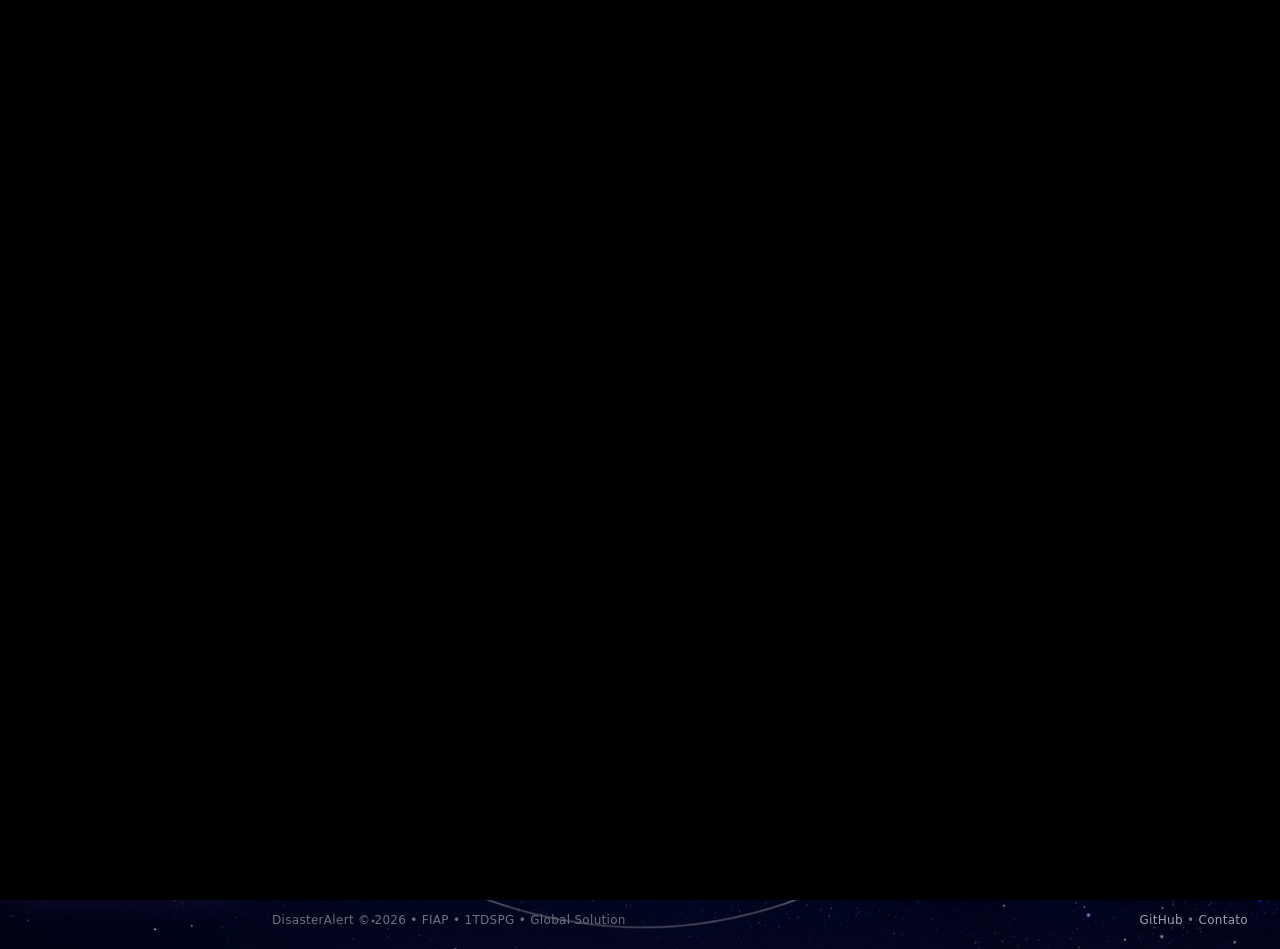
<file: disaster-alert/index.html>
<!DOCTYPE html>
<html lang="pt-BR">

<head>
    <meta charset="UTF-8">
    <meta name="viewport" content="width=device-width, initial-scale=1.0">
    <title>DisasterAlert — Dashboard</title>
    <link class="icon" href="./assets/img/disasteralert-icon.svg" type="image/svg+xml">
    <link rel="shortcut icon" href="./assets/img/disasteralert-icon.svg" type="image/x-icon">
    <link rel="stylesheet" href="css/main.css">
    <script src="js/modal.js" defer></script>
    <script src="js/main.js" defer></script>
    <script src="js/alert.js" defer></script>
</head>

<body>

  <a href="#conteudo-principal" class="skip-link">Pular para o conteúdo principal</a>

  <div id="intro-overlay" class="intro-overlay">
    <video id="intro-video" src="./assets/video/inicio_intro.mov" playsinline muted></video>
  </div>

  <aside class="sidebar" id="sidebar">
    <div class="sidebar__logo">
      <div class="sidebar__logo-icon">
        <img src="./assets/img/disasteralert-icon.svg" alt="Logotipo do DisasterAlert">
      </div>
      <div class="sidebar__logo-text">
        <span class="logo-name">Disaster<strong>Alert</strong></span>
      </div>
    </div>
    
    <nav class="sidebar__nav" aria-label="Menu principal">
      <a href="index.html" class="nav-item active"><span class="nav-icon" aria-hidden="true">⬡</span> Dashboard</a>
      <a href="pages/sobre.html" class="nav-item"><span class="nav-icon" aria-hidden="true">🛰</span> Sobre</a>
      <a href="pages/solucao.html" class="nav-item"><span class="nav-icon" aria-hidden="true">◎</span> Solução</a>
      <a href="pages/timeline.html" class="nav-item"><span class="nav-icon" aria-hidden="true">▦</span> Histórico</a>
      <a href="pages/alert.html" class="nav-item"><span class="nav-icon" aria-hidden="true">◈</span> Alertas</a>
      <a href="pages/simulacao.html" class="nav-item"><span class="nav-icon" aria-hidden="true">▷</span> Simulação</a>
      <a href="pages/quiz.html" class="nav-item"><span class="nav-icon" aria-hidden="true">?</span> Quiz</a>
    </nav>
    
    <nav class="sidebar__nav-bottom" aria-label="Menu de suporte e informações">
      <a href="./pages/faq.html" class="nav-item"><span class="nav-icon" aria-hidden="true">☰</span> FAQ</a>
      <a href="./pages/contato.html" class="nav-item"><span class="nav-icon" aria-hidden="true">✉</span> Contato</a>
      <a href="./pages/integrantes.html" class="nav-item"><span class="nav-icon" aria-hidden="true">◉</span> Integrantes</a>
    </nav>
  </aside>

  <div class="sidebar-overlay" id="sidebarOverlay"></div>
  <button class="hamburger" id="hamburger" aria-label="Abrir menu de navegação">
    <span aria-hidden="true"></span><span aria-hidden="true"></span><span aria-hidden="true"></span>
  </button>

  <div class="main-wrapper">

    <div class="topbar__utility-bar">
      <div class="topbar__utility-right">
        <div class="topbar__status">
          <span class="dot-online"></span> 3 satélites online
        </div>
      </div>
    </div>

    <header class="topbar">
      <div class="topbar__main">
        <div class="topbar__title">
          <h1>Dashboard</h1>
          <p>Monitoramento satelital em tempo real</p>
        </div>
        <div class="topbar__actions">
          <button class="btn-caos" id="btnCaos">SIMULAR DESASTRE</button>
        </div>
      </div>
    </header>

    <main class="content" id="conteudo-principal">
      <div class="dashboard-grid">

        <div class="left-column-wrapper">

          <section class="stats-grid" aria-label="Estatísticas do sistema">
            <div class="stat-card stat-card--purple">
              <span class="stat-card__label">Bateria dos Satélites</span>
              <span class="stat-card__number" data-count="92" data-suffix="%">0</span>
              <span class="stat-card__sub stat-card__sub--green2">⚡ solar estável</span>
            </div>
            <div class="stat-card stat-card--red">
              <span class="stat-card__label">Alertas Críticos</span>
              <span class="stat-card__number" data-count="7">0</span>
              <span class="stat-card__sub stat-card__sub--red">▲ 3 hoje</span>
            </div>
            <div class="stat-card stat-card--orange">
              <span class="stat-card__label">Em Monitoramento</span>
              <span class="stat-card__number" data-count="23">0</span>
              <span class="stat-card__sub stat-card__sub--orange">● ativos</span>
            </div>
            <div class="stat-card stat-card--cyan">
              <span class="stat-card__label">Regiões Monitoradas</span>
              <span class="stat-card__number" data-count="142">0</span>
              <span class="stat-card__sub stat-card__sub--cyan">● via satélite</span>
            </div>
            <div class="stat-card stat-card--green">
              <span class="stat-card__label">Uptime do Sistema</span>
              <span class="stat-card__number" data-count="98">0</span>
              <span class="stat-card__sub stat-card__sub--green">✓ estável</span>
            </div>
          </section>

          <div class="map-panel">
            <div class="panel-title">
              MONITORAMENTO GLOBAL — DADOS AO VIVO
              <span class="badge badge--live">AO VIVO</span>
            </div>
            <div class="map-container" id="mapContainer">
              <img src="./assets/img/mapa_brasil.png" alt="Mapa de monitoramento do Brasil com marcações de alertas ativos" class="map-bg-image">
            </div>
            <div class="map-legend" aria-label="Legenda do mapa">
              <div class="map-legend__item">
                <div class="map-legend__dot map-legend__dot--red" aria-hidden="true"></div> Crítico
              </div>
              <div class="map-legend__item">
                <div class="map-legend__dot map-legend__dot--orange" aria-hidden="true"></div> Aviso
              </div>
              <div class="map-legend__item">
                <div class="map-legend__dot map-legend__dot--green" aria-hidden="true"></div> Normal
              </div>
              <div class="map-legend__item">
                <div class="map-legend__dot map-legend__dot--cyan" aria-hidden="true"></div> Monitorando
              </div>
            </div>
          </div>

        </div>

        <div class="right-column-wrapper">

          <div class="video-panel">
            <div class="panel-title">SCANNER DE SATÉLITE</div>
            <div class="video-container">
              <video src="./assets/video/satelite.mp4" autoplay loop muted playsinline aria-label="Animação do scanner satelital em órbita"></video>
            </div>
          </div>

          <div class="alert-panel">
            <div class="panel-title">
              ALERTAS RECENTES
              <span class="badge badge--live">AO VIVO</span>
            </div>
            <div class="alert-feed" id="alertFeed" aria-live="polite"></div>
          </div>

        </div>

      </div>
    </main>

    <footer class="site-footer">
      <p>DisasterAlert &copy; 2026 &bull; FIAP &bull; 1TDSPG &bull; Global Solution</p>
      <p>
        <a href="https://github.com/RafaelSantos56/Gs_Semestre1" target="_blank" rel="noopener">GitHub</a>
        &bull;
        <a href="./pages/contato.html">Contato</a>
      </p>
    </footer>

  </div>

  <div class="modal-overlay" id="modal-caos" role="dialog" aria-modal="true" aria-labelledby="caos-title">
    <div class="modal modal--critico modal--sm">
      <div class="modal__header">
        <h2 class="modal__title modal__title--danger" id="caos-title">⚠ Ativar Modo Caos?</h2>
        <button class="modal__close" aria-label="Fechar modal">&times;</button>
      </div>
      <div class="modal__body">
        <p class="modal-caos__intro">Isso vai ativar:</p>
        <ul class="modal-caos__lista">
          <li>Sirene sonora automática</li>
          <li>Animação de fundo vermelho</li>
          <li>Cards piscando em alerta</li>
          <li>Alertas urgentes no feed</li>
        </ul>
        <p class="modal-caos__aviso">Tem certeza que deseja continuar?</p>
      </div>
      <div class="modal__footer">
        <button class="btn btn--secondary" id="btn-cancelar-caos">Cancelar</button>
        <button class="btn btn--danger" id="btn-confirmar-caos">ATIVAR</button>
      </div>
    </div>
  </div>

  <div class="simulacao-loading-overlay" id="modal-loading-simulacao" role="alert" aria-busy="true">
    <div class="simulacao-loading-box">
      <div class="loading-spinner"></div>
      <h2>Iniciando simulação de desastre...</h2>
      <p>Você será redirecionado em instantes.</p>
    </div>
  </div>

</body>
</html>
</file>
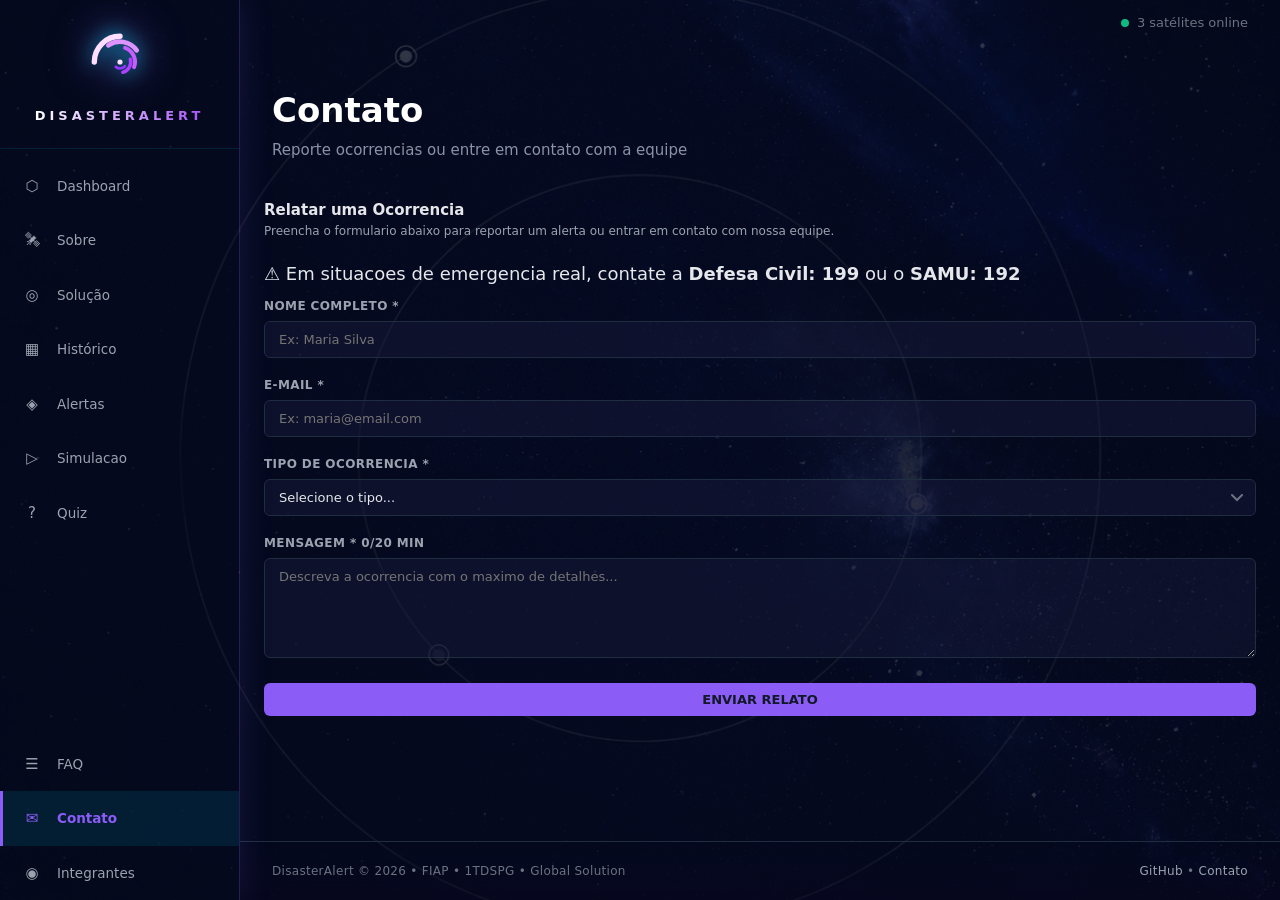
<file: disaster-alert/pages/contato.html>
<!DOCTYPE html>
<html lang="pt-BR">

<head>
  <meta charset="UTF-8">
  <meta name="viewport" content="width=device-width, initial-scale=1.0">
  <link rel="shortcut icon" href="../assets/img/disasteralert-icon.svg" type="image/svg+xml">
  <title>DisasterAlert — Contato</title>
  <link rel="stylesheet" href="../css/main.css">
  <script src="../js/modal.js" defer></script>
  <script src="../js/main.js" defer></script>
  <script src="../js/formulario.js" defer></script>
</head>

<body>

  <aside class="sidebar" id="sidebar">
    <div class="sidebar__logo">
      <div class="sidebar__logo-icon">
        <img src="../assets/img/disasteralert-icon.svg" alt="DisasterAlert">
      </div>
      <div class="sidebar__logo-text">
        <span class="logo-name">Disaster<strong>Alert</strong></span>
      </div>
    </div>
    <nav class="sidebar__nav">
      <a href="../index.html" class="nav-item"><span class="nav-icon">⬡</span> Dashboard</a>
      <a href="sobre.html" class="nav-item"><span class="nav-icon">🛰</span> Sobre</a>
      <a href="solucao.html" class="nav-item"><span class="nav-icon">◎</span> Solução</a>
      <a href="timeline.html" class="nav-item"><span class="nav-icon">▦</span> Histórico</a>
      <a href="alert.html" class="nav-item"><span class="nav-icon">◈</span> Alertas</a>
      <a href="simulacao.html" class="nav-item"><span class="nav-icon">▷</span> Simulacao</a>
      <a href="quiz.html" class="nav-item"><span class="nav-icon">?</span> Quiz</a>
    </nav>
    <nav class="sidebar__nav-bottom">
      <a href="faq.html" class="nav-item"><span class="nav-icon">☰</span> FAQ</a>
      <a href="contato.html" class="nav-item active"><span class="nav-icon">✉</span> Contato</a>
      <a href="integrantes.html" class="nav-item"><span class="nav-icon">◉</span> Integrantes</a>
    </nav>
  </aside>

  <div class="sidebar-overlay" id="sidebarOverlay"></div>
  <button class="hamburger" id="hamburger" aria-label="Menu">
    <span></span><span></span><span></span>
  </button>

  <div class="main-wrapper">

    <div class="topbar__utility-bar">
      <div class="topbar__utility-right">
        <div class="topbar__status">
          <span class="dot-online"></span> 3 satélites online
        </div>
      </div>
    </div>
    <header class="topbar">
      <div class="topbar__title">
        <h1>Contato</h1>
        <p>Reporte ocorrencias ou entre em contato com a equipe</p>
      </div>
    </header>

    <main class="content">

      <div class="contato-wrapper">

        <div class="section-header">
          <h2>Relatar uma Ocorrencia</h2>
          <p>Preencha o formulario abaixo para reportar um alerta ou entrar em contato com nossa equipe.</p>
        </div>

        <div class="contato-aviso">
          ⚠ Em situacoes de emergencia real, contate a
          <strong>Defesa Civil: 199</strong> ou o <strong>SAMU: 192</strong>
        </div>

        <form id="formContato" novalidate>

          <div class="form-group">
            <label class="form-label" for="nome">Nome Completo *</label>
            <input class="form-control" type="text" id="nome" name="nome" placeholder="Ex: Maria Silva"
              autocomplete="name">
          </div>

          <div class="form-group">
            <label class="form-label" for="email">E-mail *</label>
            <input class="form-control" type="email" id="email" name="email" placeholder="Ex: maria@email.com"
              autocomplete="email">
          </div>

          <div class="form-group">
            <label class="form-label" for="tipo">Tipo de Ocorrencia *</label>
            <select class="form-control" id="tipo" name="tipo">
              <option value="">Selecione o tipo...</option>
              <option value="enchente">Enchente</option>
              <option value="queimada">Queimada</option>
              <option value="deslizamento">Deslizamento</option>
              <option value="tempestade">Tempestade</option>
              <option value="erro">Relatar alerta incorreto</option>
              <option value="outro">Outro / Sugestao</option>
            </select>
          </div>

          <div class="form-group">
            <label class="form-label" for="mensagem">
              Mensagem *
              <span class="form-label__contador">
                <span id="msg-count">0</span>/20 min
              </span>
            </label>
            <textarea class="form-control" id="mensagem" name="mensagem" rows="5"
              placeholder="Descreva a ocorrencia com o maximo de detalhes..."></textarea>
          </div>

          <button type="submit" class="btn btn--primary btn--full">
            ENVIAR RELATO
          </button>

        </form>

      </div>

    </main>
    <footer class="site-footer">
      <p>DisasterAlert &copy; 2026 &bull; FIAP &bull; 1TDSPG &bull; Global Solution</p>
      <p>
        <a href="https://github.com/RafaelSantos56/Gs_Semestre1" target="_blank">GitHub</a>
        &bull;
        <a href="./contato.html">Contato</a>
      </p>
    </footer>

  </div>
</body>

</html>
</file>
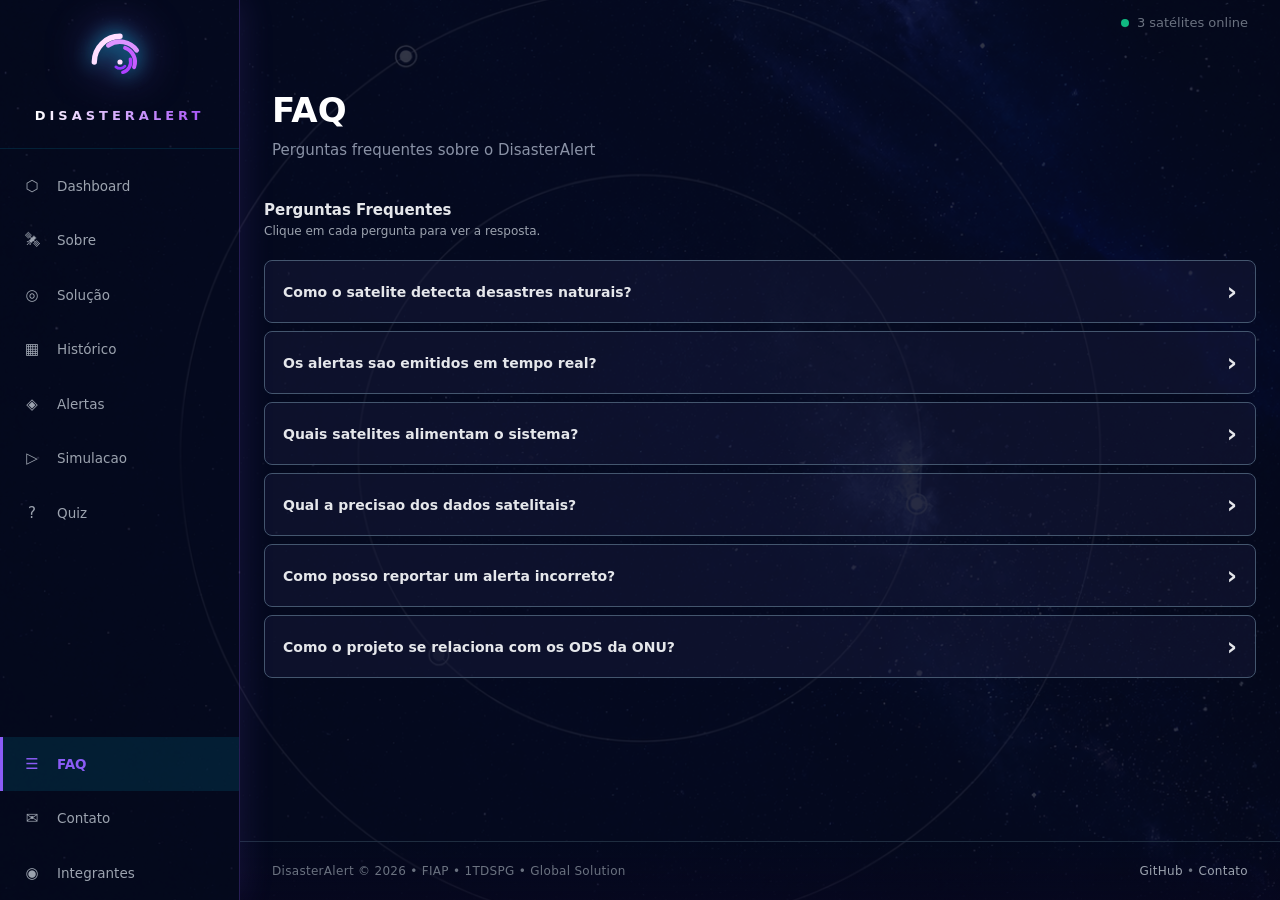
<file: disaster-alert/pages/faq.html>
<!DOCTYPE html>
<html lang="pt-BR">

<head>
  <meta charset="UTF-8">
  <meta name="viewport" content="width=device-width, initial-scale=1.0">
  <link rel="shortcut icon" href="../assets/img/disasteralert-icon.svg" type="image/svg+xml">
  <title>DisasterAlert — FAQ</title>
  <link rel="stylesheet" href="../css/main.css">
  <script src="../js/modal.js" defer></script>
  <script src="../js/main.js" defer></script>
  <script src="../js/faq.js" defer></script>
</head>

<body>

  <aside class="sidebar" id="sidebar">
    <div class="sidebar__logo">
      <div class="sidebar__logo-icon">
        <img src="../assets/img/disasteralert-icon.svg" alt="DisasterAlert">
      </div>
      <div class="sidebar__logo-text">
        <span class="logo-name">Disaster<strong>Alert</strong></span>
      </div>
    </div>
    <nav class="sidebar__nav">
      <a href="../index.html" class="nav-item"><span class="nav-icon">⬡</span> Dashboard</a>
      <a href="sobre.html" class="nav-item"><span class="nav-icon">🛰</span> Sobre</a>
      <a href="solucao.html" class="nav-item"><span class="nav-icon">◎</span> Solução</a>
      <a href="timeline.html" class="nav-item"><span class="nav-icon">▦</span> Histórico</a>
      <a href="alert.html" class="nav-item"><span class="nav-icon">◈</span> Alertas</a>
      <a href="simulacao.html" class="nav-item"><span class="nav-icon">▷</span> Simulacao</a>
      <a href="quiz.html" class="nav-item"><span class="nav-icon">?</span> Quiz</a>
    </nav>
    <nav class="sidebar__nav-bottom">
      <a href="faq.html" class="nav-item active"><span class="nav-icon">☰</span> FAQ</a>
      <a href="contato.html" class="nav-item"><span class="nav-icon">✉</span> Contato</a>
      <a href="integrantes.html" class="nav-item"><span class="nav-icon">◉</span> Integrantes</a>
    </nav>

  </aside>

  <div class="sidebar-overlay" id="sidebarOverlay"></div>
  <button class="hamburger" id="hamburger" aria-label="Menu">
    <span></span><span></span><span></span>
  </button>

  <div class="main-wrapper">

    <div class="topbar__utility-bar">
      <div class="topbar__utility-right">
        <div class="topbar__status">
          <span class="dot-online"></span> 3 satélites online
        </div>
      </div>
    </div>
    <header class="topbar">
      <div class="topbar__title">
        <h1>FAQ</h1>
        <p>Perguntas frequentes sobre o DisasterAlert</p>
      </div>
    </header>

    <main class="content">

      <div class="section-header">
        <h2>Perguntas Frequentes</h2>
        <p>Clique em cada pergunta para ver a resposta.</p>
      </div>

      <div class="faq-list">

        <div class="faq-item">
          <button class="faq-question">
            Como o satelite detecta desastres naturais?
            <span class="faq-icon">›</span>
          </button>
          <div class="faq-answer">
            Satelites como o CBERS-4A usam sensores SAR que emitem micro-ondas capazes de atravessar nuvens e funcionar
            24 horas por dia. Esses sensores detectam variacoes no solo, nivel de agua e temperatura com precisao de
            metros, permitindo identificar enchentes, deslizamentos e queimadas em tempo quase real.
          </div>
        </div>

        <div class="faq-item">
          <button class="faq-question">
            Os alertas sao emitidos em tempo real?
            <span class="faq-icon">›</span>
          </button>
          <div class="faq-answer">
            Sim. Satelites geoestatacionarios como o GOES-16 atualizam imagens a cada 10 a 15 minutos. O DisasterAlert
            processa esses dados automaticamente e emite alertas em segundos apos a deteccao de um evento critico.
          </div>
        </div>

        <div class="faq-item">
          <button class="faq-question">
            Quais satelites alimentam o sistema?
            <span class="faq-icon">›</span>
          </button>
          <div class="faq-answer">
            O sistema integra dados do CBERS-4A (Brasil-China), GOES-16 (NOAA), AQUA/MODIS (NASA) e dados do programa
            Copernicus da ESA. Cada satelite contribui com um tipo especifico de dado para uma cobertura completa.
          </div>
        </div>

        <div class="faq-item">
          <button class="faq-question">
            Qual a precisao dos dados satelitais?
            <span class="faq-icon">›</span>
          </button>
          <div class="faq-answer">
            Sensores oticos de alta resolucao chegam a 1 metro de resolucao espacial. Sensores SAR para enchentes tem
            precisao de 3 a 10 metros. Para queimadas, o MODIS detecta focos acima de 50 metros quadrados.
          </div>
        </div>

        <div class="faq-item">
          <button class="faq-question">
            Como posso reportar um alerta incorreto?
            <span class="faq-icon">›</span>
          </button>
          <div class="faq-answer">
            Acesse a pagina de Contato e preencha o formulario com o tipo "Relato de erro". Em situacoes de emergencia
            real, sempre contate a Defesa Civil pelo numero 199.
          </div>
        </div>

        <div class="faq-item">
          <button class="faq-question">
            Como o projeto se relaciona com os ODS da ONU?
            <span class="faq-icon">›</span>
          </button>
          <div class="faq-answer">
            O DisasterAlert contribui diretamente para o ODS 13 (Acao Climatica), o ODS 11 (Cidades e Comunidades
            Sustentaveis) e o ODS 9 (Industria, Inovacao e Infraestrutura).
          </div>
        </div>

      </div>

    </main>
    <footer class="site-footer">
      <p>DisasterAlert &copy; 2026 &bull; FIAP &bull; 1TDSPG &bull; Global Solution</p>
      <p>
        <a href="https://github.com/RafaelSantos56/Gs_Semestre1" target="_blank">GitHub</a>
        &bull;
        <a href="./contato.html">Contato</a>
      </p>
    </footer>

  </div>
</body>

</html>
</file>
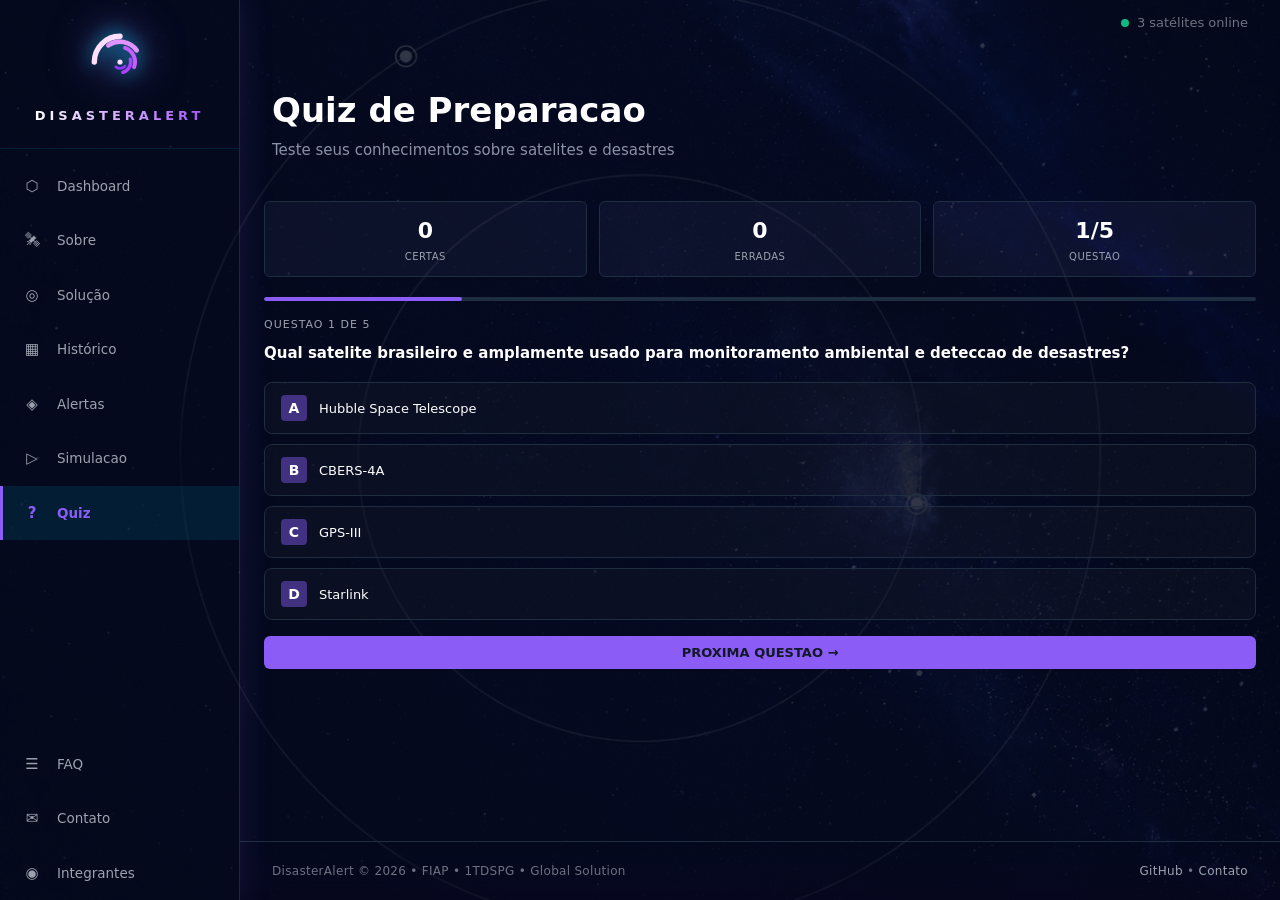
<file: disaster-alert/pages/quiz.html>
<!DOCTYPE html>
<html lang="pt-BR">

<head>
  <meta charset="UTF-8">
  <meta name="viewport" content="width=device-width, initial-scale=1.0">
  <link rel="shortcut icon" href="../assets/img/disasteralert-icon.svg" type="image/svg+xml">
  <title>DisasterAlert — Quiz</title>
  <link rel="stylesheet" href="../css/main.css">
  <script src="../js/modal.js" defer></script>
  <script src="../js/main.js" defer></script>
  <script src="../js/quiz.js" defer></script>
</head>

<body>

  <aside class="sidebar" id="sidebar">
    <div class="sidebar__logo">
  <div class="sidebar__logo-icon">
    <img src="../assets/img/disasteralert-icon.svg" alt="DisasterAlert">
  </div>
  <div class="sidebar__logo-text">
    <span class="logo-name">Disaster<strong>Alert</strong></span>
  </div>
</div>
    <nav class="sidebar__nav">
      <a href="../index.html" class="nav-item"><span class="nav-icon">⬡</span> Dashboard</a>
      <a href="sobre.html" class="nav-item"><span class="nav-icon">🛰</span> Sobre</a>
      <a href="solucao.html" class="nav-item"><span class="nav-icon">◎</span> Solução</a>
      <a href="timeline.html" class="nav-item"><span class="nav-icon">▦</span> Histórico</a>
      <a href="alert.html" class="nav-item"><span class="nav-icon">◈</span> Alertas</a>
      <a href="simulacao.html" class="nav-item"><span class="nav-icon">▷</span> Simulacao</a>
      <a href="quiz.html" class="nav-item active"><span class="nav-icon">?</span> Quiz</a>
    </nav>
    <nav class="sidebar__nav-bottom">
      <a href="faq.html" class="nav-item"><span class="nav-icon">☰</span> FAQ</a>
      <a href="contato.html" class="nav-item"><span class="nav-icon">✉</span> Contato</a>
      <a href="integrantes.html" class="nav-item"><span class="nav-icon">◉</span> Integrantes</a>
    </nav>
  </aside>

  <div class="sidebar-overlay" id="sidebarOverlay"></div>
  <button class="hamburger" id="hamburger" aria-label="Menu">
    <span></span><span></span><span></span>
  </button>

  <div class="main-wrapper">
    
        <div class="topbar__utility-bar">
      <div class="topbar__utility-right">
        <div class="topbar__status">
          <span class="dot-online"></span> 3 satélites online
        </div>
      </div>
    </div>
    <header class="topbar">
      <div class="topbar__title">
        <h1>Quiz de Preparacao</h1>
        <p>Teste seus conhecimentos sobre satelites e desastres</p>
      </div>
    </header>

    <main class="content">
      <div class="quiz-stats">
        <div class="quiz-stat">
          <div class="quiz-stat__num quiz-stat__num--certas" id="quiz-certas">0</div>
          <div class="quiz-stat__label">Certas</div>
        </div>
        <div class="quiz-stat">
          <div class="quiz-stat__num quiz-stat__num--erradas" id="quiz-erradas">0</div>
          <div class="quiz-stat__label">Erradas</div>
        </div>
        <div class="quiz-stat">
          <div class="quiz-stat__num quiz-stat__num--questao" id="quiz-questao">1/5</div>
          <div class="quiz-stat__label">Questao</div>
        </div>
      </div>

      <div class="quiz-progress-bar">
        <div class="quiz-progress-fill" id="quiz-progress-fill"></div>
      </div>

      <div class="quiz-qnum" id="quiz-qnum">QUESTAO 1 DE 5</div>
      <p class="quiz-question" id="quiz-pergunta">Carregando...</p>
      <div class="quiz-options" id="quiz-opcoes"></div>
      <div class="quiz-feedback" id="quiz-feedback"></div>
      <button class="btn btn--primary btn--full" id="quiz-btn-prox">PROXIMA QUESTAO →</button>

    </main>
    <footer class="site-footer">
      <p>DisasterAlert &copy; 2026 &bull; FIAP &bull; 1TDSPG &bull; Global Solution</p>
      <p>
        <a href="https://github.com/RafaelSantos56/Gs_Semestre1" target="_blank">GitHub</a>
        &bull;
        <a href="./contato.html">Contato</a>
      </p>
    </footer>
  </div>


  <!-- MODAL RESULTADO -->
  <div class="modal-overlay" id="modal-resultado" role="dialog" aria-modal="true">
    <div class="modal modal--sucesso">
      <div class="modal__header">
        <h2 class="modal__title">Resultado Final</h2>
        <button class="modal__close" aria-label="Fechar">&times;</button>
      </div>
      <div class="modal__body modal__body--center">
        <span class="modal-resultado__emoji" id="res-emoji">🏆</span>
        <span class="modal-resultado__label">SUA PONTUACAO</span>
        <span class="modal-resultado__pontos" id="res-pontos">0 / 5</span>
        <p class="modal-resultado__msg" id="res-msg"></p>
        <div class="modal-resultado__stats">
          <div><strong id="quiz-certas-final">0</strong><span>Certas</span></div>
          <div><strong id="quiz-erradas-final">0</strong><span>Erradas</span></div>
          <div><strong id="res-tempo">—</strong><span>Tempo</span></div>
        </div>
      </div>
      <div class="modal__footer">
        <button class="btn btn--secondary" onclick="fecharModal('modal-resultado')">Fechar</button>
        <button class="btn btn--primary" id="btnJogarNovamente">JOGAR NOVAMENTE</button>
      </div>
    </div>
  </div>
  </div>

</body>

</html>
</file>
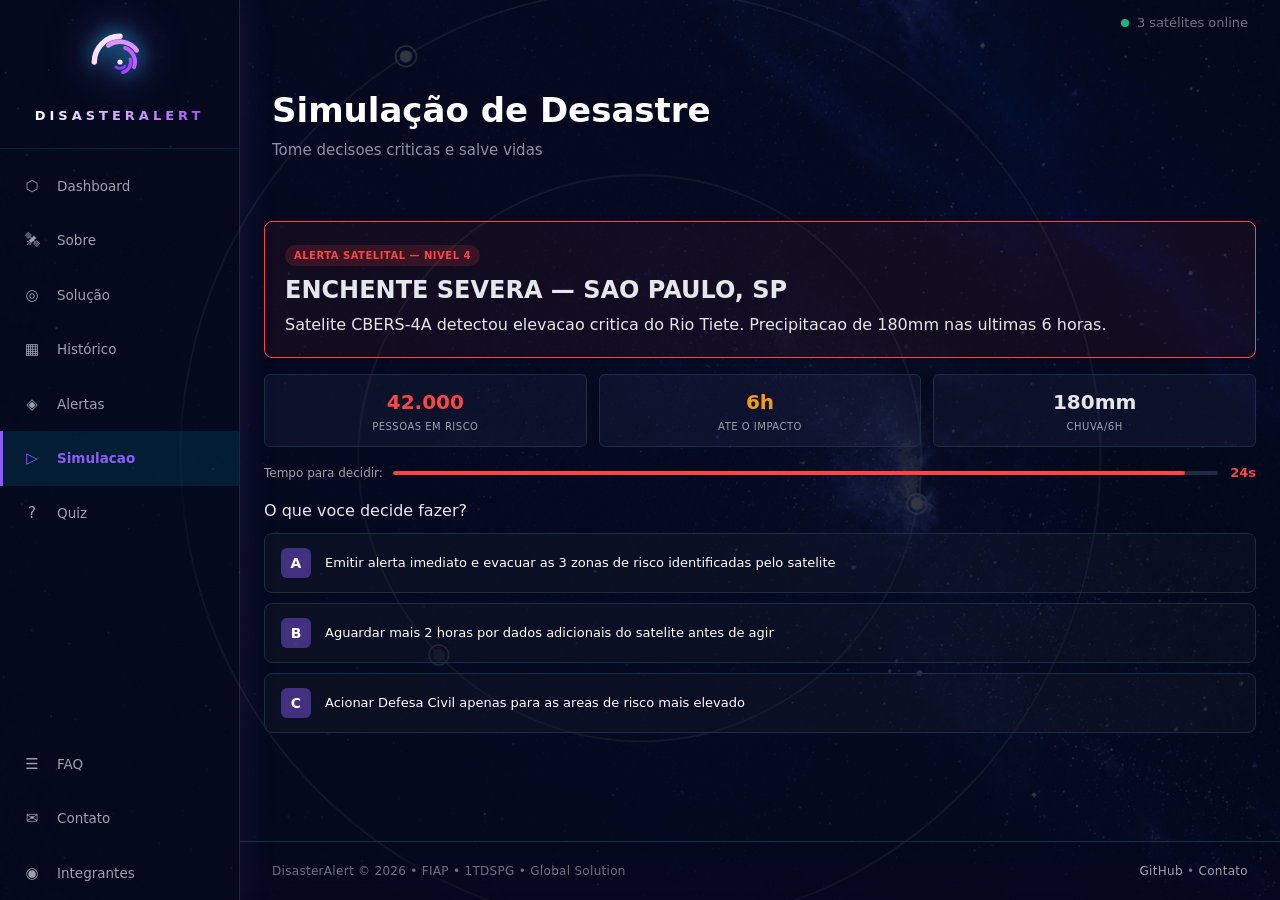
<file: disaster-alert/pages/simulacao.html>
<!DOCTYPE html>
<html lang="pt-BR">

<head>
  <meta charset="UTF-8">
  <meta name="viewport" content="width=device-width, initial-scale=1.0">
  <link rel="shortcut icon" href="../assets/img/disasteralert-icon.svg" type="image/svg+xml">
  <title>DisasterAlert — Simulacao</title>
  <link rel="stylesheet" href="../css/main.css">
  <script src="../js/modal.js" defer></script>
  <script src="../js/main.js" defer></script>
  <script src="../js/simulacao.js" defer></script>
</head>

<body class="page-simulacao">

  <aside class="sidebar" id="sidebar">
    <div class="sidebar__logo">
      <div class="sidebar__logo-icon">
        <img src="../assets/img/disasteralert-icon.svg" alt="DisasterAlert">
      </div>
      <div class="sidebar__logo-text">
        <span class="logo-name">Disaster<strong>Alert</strong></span>
      </div>
    </div>
    <nav class="sidebar__nav">
      <a href="../index.html" class="nav-item"><span class="nav-icon">⬡</span> Dashboard</a>
      <a href="sobre.html" class="nav-item"><span class="nav-icon">🛰</span> Sobre</a>
      <a href="solucao.html" class="nav-item"><span class="nav-icon">◎</span> Solução</a>
      <a href="timeline.html" class="nav-item"><span class="nav-icon">▦</span> Histórico</a>
      <a href="alert.html" class="nav-item"><span class="nav-icon">◈</span> Alertas</a>
      <a href="simulacao.html" class="nav-item active"><span class="nav-icon">▷</span> Simulacao</a>
      <a href="quiz.html" class="nav-item"><span class="nav-icon">?</span> Quiz</a>
    </nav>
    <nav class="sidebar__nav-bottom">
      <a href="faq.html" class="nav-item"><span class="nav-icon">☰</span> FAQ</a>
      <a href="contato.html" class="nav-item"><span class="nav-icon">✉</span> Contato</a>
      <a href="integrantes.html" class="nav-item"><span class="nav-icon">◉</span> Integrantes</a>
    </nav>
  </aside>

  <div class="sidebar-overlay" id="sidebarOverlay"></div>
  <button class="hamburger" id="hamburger" aria-label="Menu">
    <span></span><span></span><span></span>
  </button>

  <div class="main-wrapper">

    <div class="topbar__utility-bar">
      <div class="topbar__utility-right">
        <div class="topbar__status">
          <span class="dot-online"></span> 3 satélites online
        </div>
      </div>
    </div>
    <header class="topbar">
      <div class="topbar__title">
        <h1>Simulação de Desastre</h1>
        <p>Tome decisoes criticas e salve vidas</p>
      </div>
    </header>

    <main class="content">

      <div class="scenario-card">
        <span class="badge badge--critico">ALERTA SATELITAL — NIVEL 4</span>
        <h2 class="scenario-titulo" id="sim-titulo">Carregando cenario...</h2>
        <p class="scenario-desc" id="sim-desc"></p>
      </div>

      <div class="scenario-stats">
        <div class="scenario-stat">
          <div class="scenario-stat__num" id="sim-stat-num-0">—</div>
          <div class="scenario-stat__label" id="sim-stat-label-0">DADO 1</div>
        </div>
        <div class="scenario-stat">
          <div class="scenario-stat__num" id="sim-stat-num-1">—</div>
          <div class="scenario-stat__label" id="sim-stat-label-1">DADO 2</div>
        </div>
        <div class="scenario-stat">
          <div class="scenario-stat__num" id="sim-stat-num-2">—</div>
          <div class="scenario-stat__label" id="sim-stat-label-2">DADO 3</div>
        </div>
      </div>

      <div class="timer-row">
        <span>Tempo para decidir:</span>
        <div class="timer-bar">
          <div class="timer-fill" id="sim-timer-fill"></div>
        </div>
        <span class="timer-val" id="sim-timer-val">15s</span>
      </div>

      <div id="sim-jogo">
        <p class="sim-pergunta" id="sim-pergunta">Carregando...</p>
        <div id="sim-opcoes"></div>
      </div>

      <div id="sim-resultado" class="sim-resultado-box hidden">
        <h3 class="sim-resultado__titulo" id="res-titulo">—</h3>
        <div class="sim-resultado__vidas" id="res-vidas">—</div>
        <p class="sim-resultado__msg" id="res-msg"></p>
        <button class="btn btn--primary--cenario" id="sim-btn-prox" data-action="proximo">
          PROXIMO CENARIO →
        </button>
      </div>

    </main>
    <footer class="site-footer">
      <p>DisasterAlert &copy; 2026 &bull; FIAP &bull; 1TDSPG &bull; Global Solution</p>
      <p>
        <a href="https://github.com/RafaelSantos56/Gs_Semestre1" target="_blank">GitHub</a>
        &bull;
        <a href="./contato.html">Contato</a>
      </p>
    </footer>

  </div>
</body>

</html>
</file>
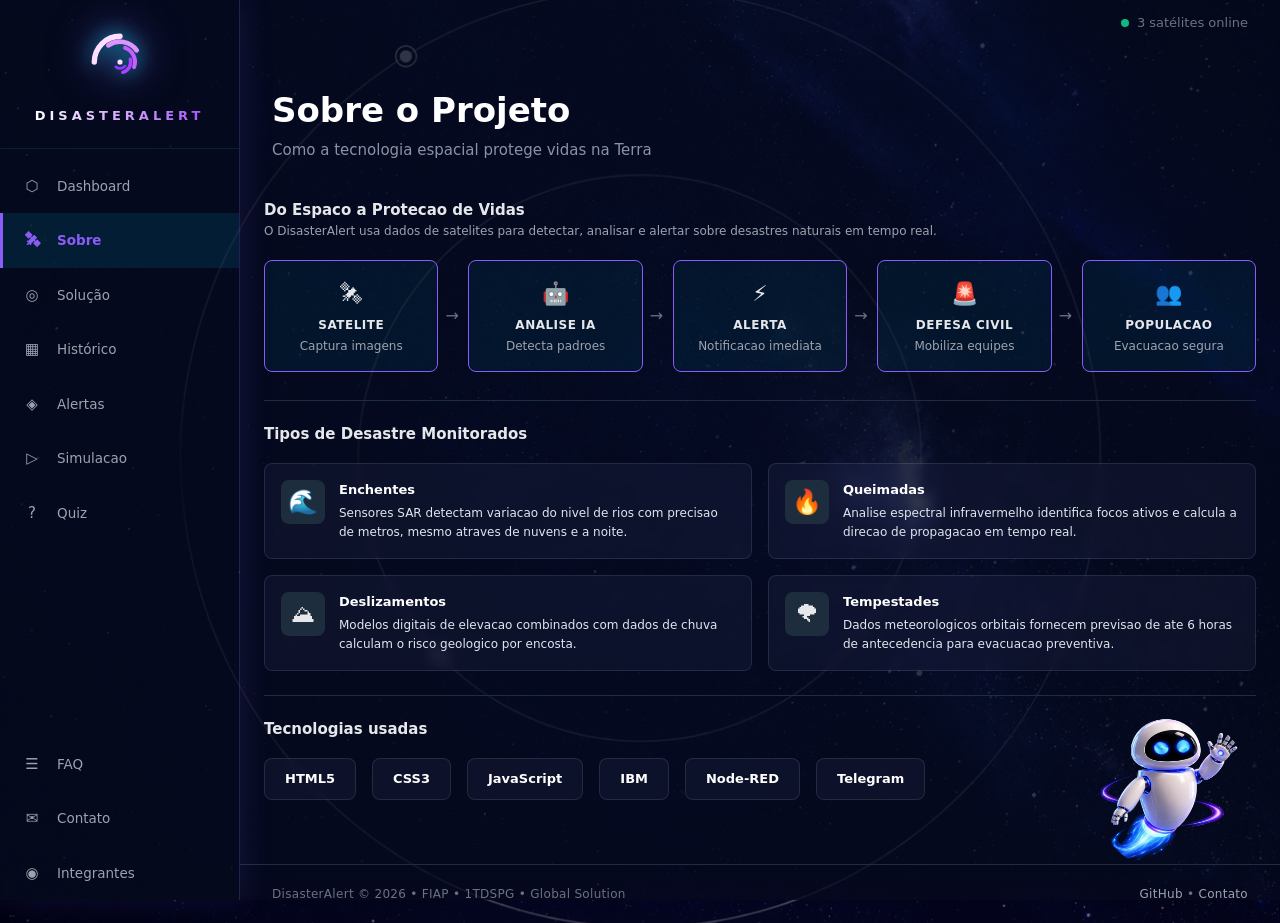
<file: disaster-alert/pages/sobre.html>
<!DOCTYPE html>
<html lang="pt-BR">

<head>
  <meta charset="UTF-8">
  <meta name="viewport" content="width=device-width, initial-scale=1.0">
  <title>DisasterAlert — Sobre</title>
  <link rel="stylesheet" href="../css/main.css">
  <link rel="shortcut icon" href="../assets/img/disasteralert-icon.svg" type="image/svg+xml">
  <script src="../js/modal.js" defer></script>
  <script src="../js/main.js" defer></script>
  <script src="../js/chat.js" defer></script>
</head>

<body>

  <aside class="sidebar" id="sidebar">
    <div class="sidebar__logo">
      <div class="sidebar__logo-icon">
        <img src="../assets/img/disasteralert-icon.svg" alt="DisasterAlert">
      </div>
      <div class="sidebar__logo-text">
        <span class="logo-name">Disaster<strong>Alert</strong></span>
      </div>
    </div>
    <nav class="sidebar__nav">
      <a href="../index.html" class="nav-item"><span class="nav-icon">⬡</span> Dashboard</a>
      <a href="sobre.html" class="nav-item active"><span class="nav-icon">🛰</span> Sobre</a>
      <a href="solucao.html" class="nav-item"><span class="nav-icon">◎</span> Solução</a>
      <a href="timeline.html" class="nav-item"><span class="nav-icon">▦</span> Histórico</a>
      <a href="alert.html" class="nav-item"><span class="nav-icon">◈</span> Alertas</a>
      <a href="simulacao.html" class="nav-item"><span class="nav-icon">▷</span> Simulacao</a>
      <a href="quiz.html" class="nav-item"><span class="nav-icon">?</span> Quiz</a>
    </nav>
    <nav class="sidebar__nav-bottom">
      <a href="faq.html" class="nav-item"><span class="nav-icon">☰</span> FAQ</a>
      <a href="contato.html" class="nav-item"><span class="nav-icon">✉</span> Contato</a>
      <a href="integrantes.html" class="nav-item"><span class="nav-icon">◉</span> Integrantes</a>
    </nav>
  </aside>

  <div class="sidebar-overlay" id="sidebarOverlay"></div>
  <button class="hamburger" id="hamburger" aria-label="Menu">
    <span></span><span></span><span></span>
  </button>

  <div class="main-wrapper">

    <div class="topbar__utility-bar">
      <div class="topbar__utility-right">
        <div class="topbar__status">
          <span class="dot-online"></span> 3 satélites online
        </div>
      </div>
    </div>
    <header class="topbar">
      <div class="topbar__title">
        <h1>Sobre o Projeto</h1>
        <p>Como a tecnologia espacial protege vidas na Terra</p>
      </div>
    </header>

    <main class="content">

      <div class="section-header">
        <h2>Do Espaco a Protecao de Vidas</h2>
        <p>O DisasterAlert usa dados de satelites para detectar, analisar e alertar sobre desastres naturais em tempo
          real.</p>
      </div>

      <div class="pipeline">
        <div class="pipeline__step active">
          <div class="pipeline__icon">🛰</div>
          <div class="pipeline__label">Satelite</div>
          <div class="pipeline__desc">Captura imagens</div>
        </div>
        <div class="pipeline__step active">
          <div class="pipeline__icon">🤖</div>
          <div class="pipeline__label">Analise IA</div>
          <div class="pipeline__desc">Detecta padroes</div>
        </div>
        <div class="pipeline__step active">
          <div class="pipeline__icon">⚡</div>
          <div class="pipeline__label">Alerta</div>
          <div class="pipeline__desc">Notificacao imediata</div>
        </div>
        <div class="pipeline__step active">
          <div class="pipeline__icon">🚨</div>
          <div class="pipeline__label">Defesa Civil</div>
          <div class="pipeline__desc">Mobiliza equipes</div>
        </div>
        <div class="pipeline__step active">
          <div class="pipeline__icon">👥</div>
          <div class="pipeline__label">Populacao</div>
          <div class="pipeline__desc">Evacuacao segura</div>
        </div>
      </div>

      <div class="divider"></div>

      <div class="section-header">
        <h2>Tipos de Desastre Monitorados</h2>
      </div>

      <div class="disaster-types">
        <div class="disaster-type">
          <div class="disaster-type__icon">🌊</div>
          <div>
            <div class="disaster-type__title">Enchentes</div>
            <div class="disaster-type__desc">Sensores SAR detectam variacao do nivel de rios com precisao de metros,
              mesmo atraves de nuvens e a noite.</div>
          </div>
        </div>
        <div class="disaster-type">
          <div class="disaster-type__icon">🔥</div>
          <div>
            <div class="disaster-type__title">Queimadas</div>
            <div class="disaster-type__desc">Analise espectral infravermelho identifica focos ativos e calcula a direcao
              de propagacao em tempo real.</div>
          </div>
        </div>
        <div class="disaster-type">
          <div class="disaster-type__icon">⛰</div>
          <div>
            <div class="disaster-type__title">Deslizamentos</div>
            <div class="disaster-type__desc">Modelos digitais de elevacao combinados com dados de chuva calculam o risco
              geologico por encosta.</div>
          </div>
        </div>
        <div class="disaster-type">
          <div class="disaster-type__icon">🌪</div>
          <div>
            <div class="disaster-type__title">Tempestades</div>
            <div class="disaster-type__desc">Dados meteorologicos orbitais fornecem previsao de ate 6 horas de
              antecedencia para evacuacao preventiva.</div>
          </div>
        </div>
      </div>

      <div class="divider"></div>


      <div class="section-header">
        <h2>Tecnologias usadas</h2>
      </div>

      <div class="tech-list">
        <div class="tech-card">
          <span class="tech-name">HTML5</span>
        </div>
        <div class="tech-card">
          <span class="tech-name">CSS3</span>
        </div>
        <div class="tech-card">
          <span class="tech-name">JavaScript</span>
        </div>
        <div class="tech-card">
          <span class="tech-name">IBM</span>
        </div>
        <div class="tech-card">
          <span class="tech-name">Node-RED</span>
        </div>
        <div class="tech-card">
          <span class="tech-name">Telegram</span>
        </div>
      </div>
    </main>

    <footer class="site-footer">
      <p>DisasterAlert &copy; 2026 &bull; FIAP &bull; 1TDSPG &bull; Global Solution</p>
      <p>
        <a href="https://github.com/RafaelSantos56/Gs_Semestre1" target="_blank">GitHub</a>
        &bull;
        <a href="./contato.html">Contato</a>
      </p>
    </footer>


  </div>

  <!-- AVATAR FLUTUANTE -->
  <div class="floating-avatar" role="button" aria-label="Abrir assistente" tabindex="0">
    <img src="../assets/img/avatar_fundo.png" alt="Assistente DisasterAlert" class="avatar-robot-fixed">
  </div>

  <!-- MODAL CHAT IA -->
  <div class="modal-overlay" id="modal-chat" role="dialog" aria-modal="true" aria-labelledby="chat-modal-title">
    <div class="modal modal--info">

      <div class="modal__header">
        <img src="../assets/img/avatar_fundo.png" alt="Assistente" class="chat-header-avatar">
        <div class="chat-header-info">
          <h2 id="chat-modal-title">Hadar⭐</h2>
          <div class="chat-header-status">
            <span class="chat-status-dot"></span>
            <span>Online</span>
          </div>
        </div>
        <button class="modal__close" aria-label="Fechar chat">&times;</button>
      </div>

      <!-- Sugestões rápidas -->
      <div class="chat-suggestions" id="chat-suggestions">
        <button class="chat-suggestion">Como funciona o sistema?</button>
        <button class="chat-suggestion">Quais desastres são monitorados?</button>
        <button class="chat-suggestion">O que são os ODS?</button>
        <button class="chat-suggestion">Quem fez o projeto?</button>
        <button class="chat-suggestion">Em caso de emergência?</button>
        <button class="chat-suggestion">Tchau</button>
      </div>

      <!-- Mensagens -->
      <div class="chat-messages" id="chat-messages">
        <div class="chat-msg chat-msg--bot">
          <div class="chat-msg__avatar">
            <img src="../assets/img/avatar_fundo.png" alt="Bot">
          </div>
          <div>
            <div class="chat-msg__bubble">Olá! Sou a Hadar⭐. Como posso te ajudar hoje?</div>
          </div>
        </div>
      </div>

      <!-- Input -->
      <div class="chat-input-area">
        <textarea id="chat-input" class="chat-input" placeholder="Digite sua mensagem…" rows="1"
          aria-label="Mensagem"></textarea>
        <button id="chat-send" class="chat-send-btn" aria-label="Enviar">
          <svg viewBox="0 0 24 24" xmlns="http://www.w3.org/2000/svg">
            <path d="M2.01 21L23 12 2.01 3 2 10l15 2-15 2z" />
          </svg>
        </button>
      </div>

    </div>
  </div>
</body>

</html>
</file>
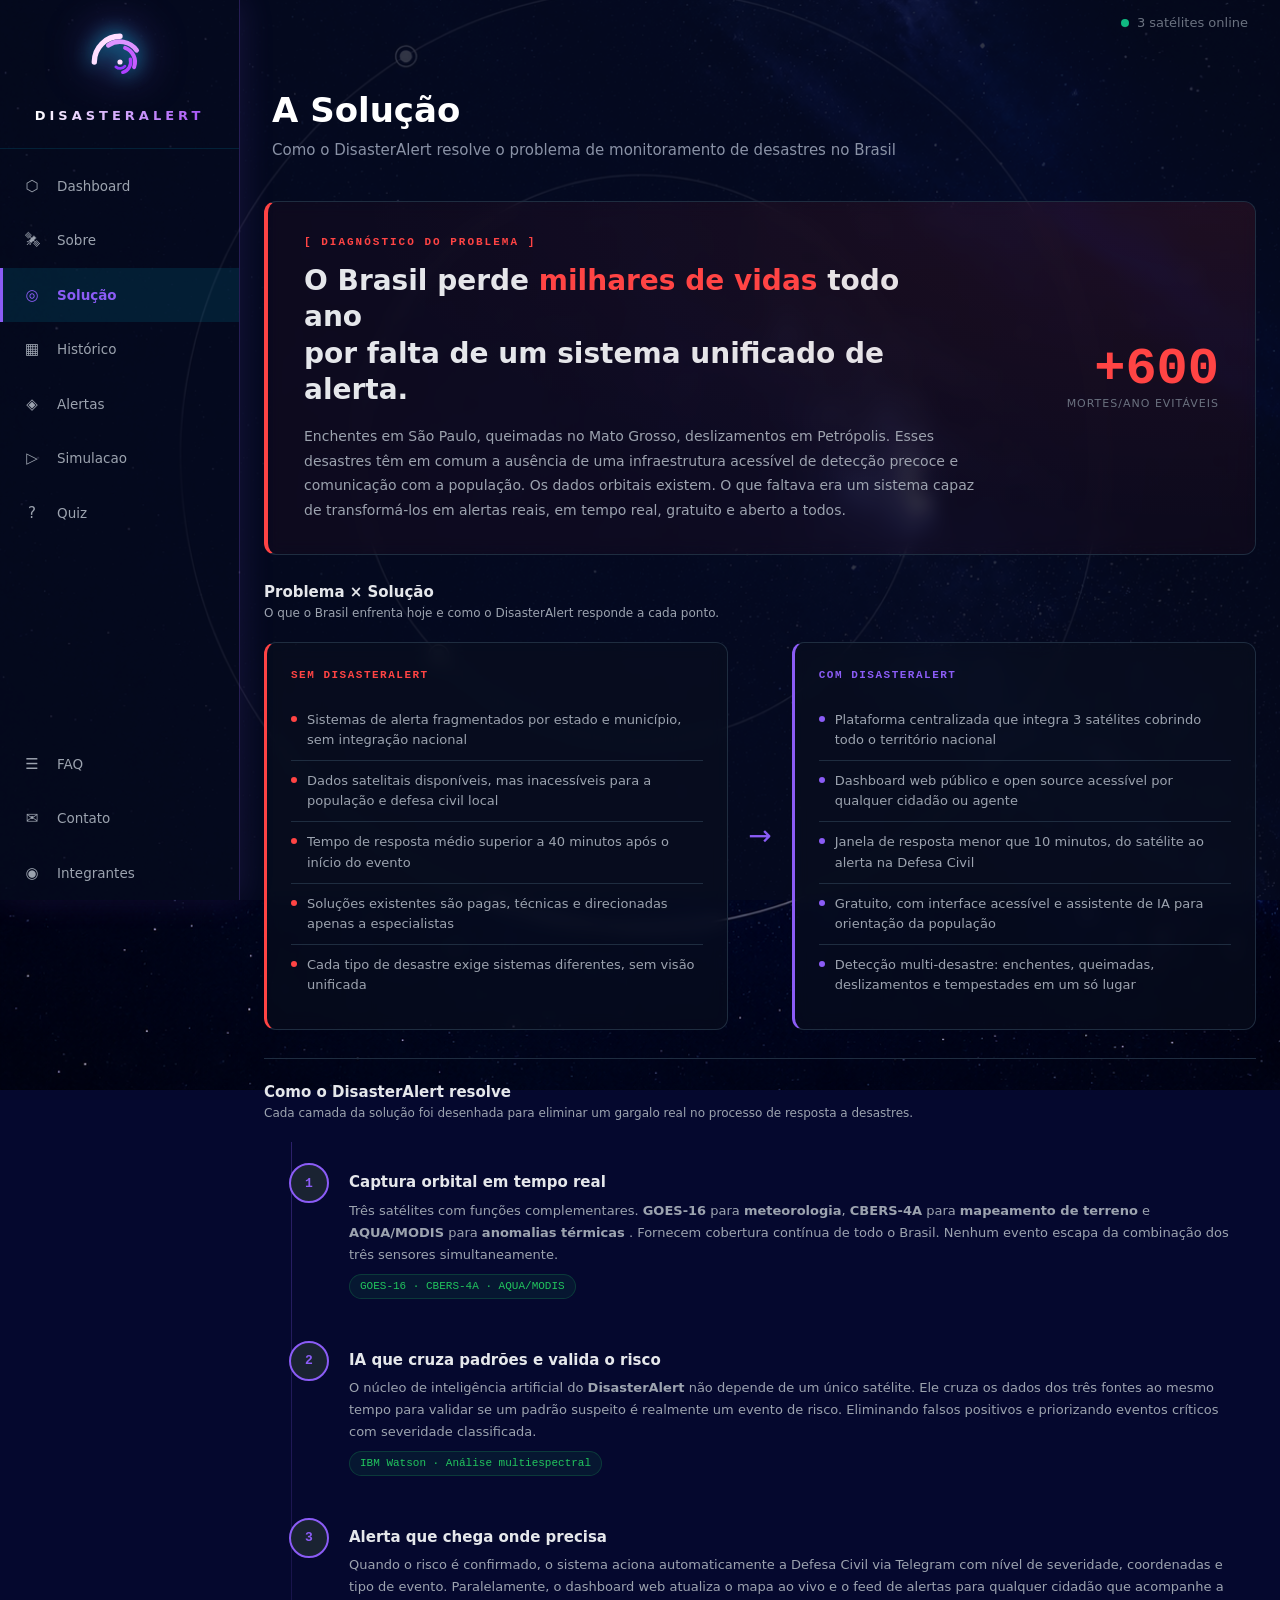
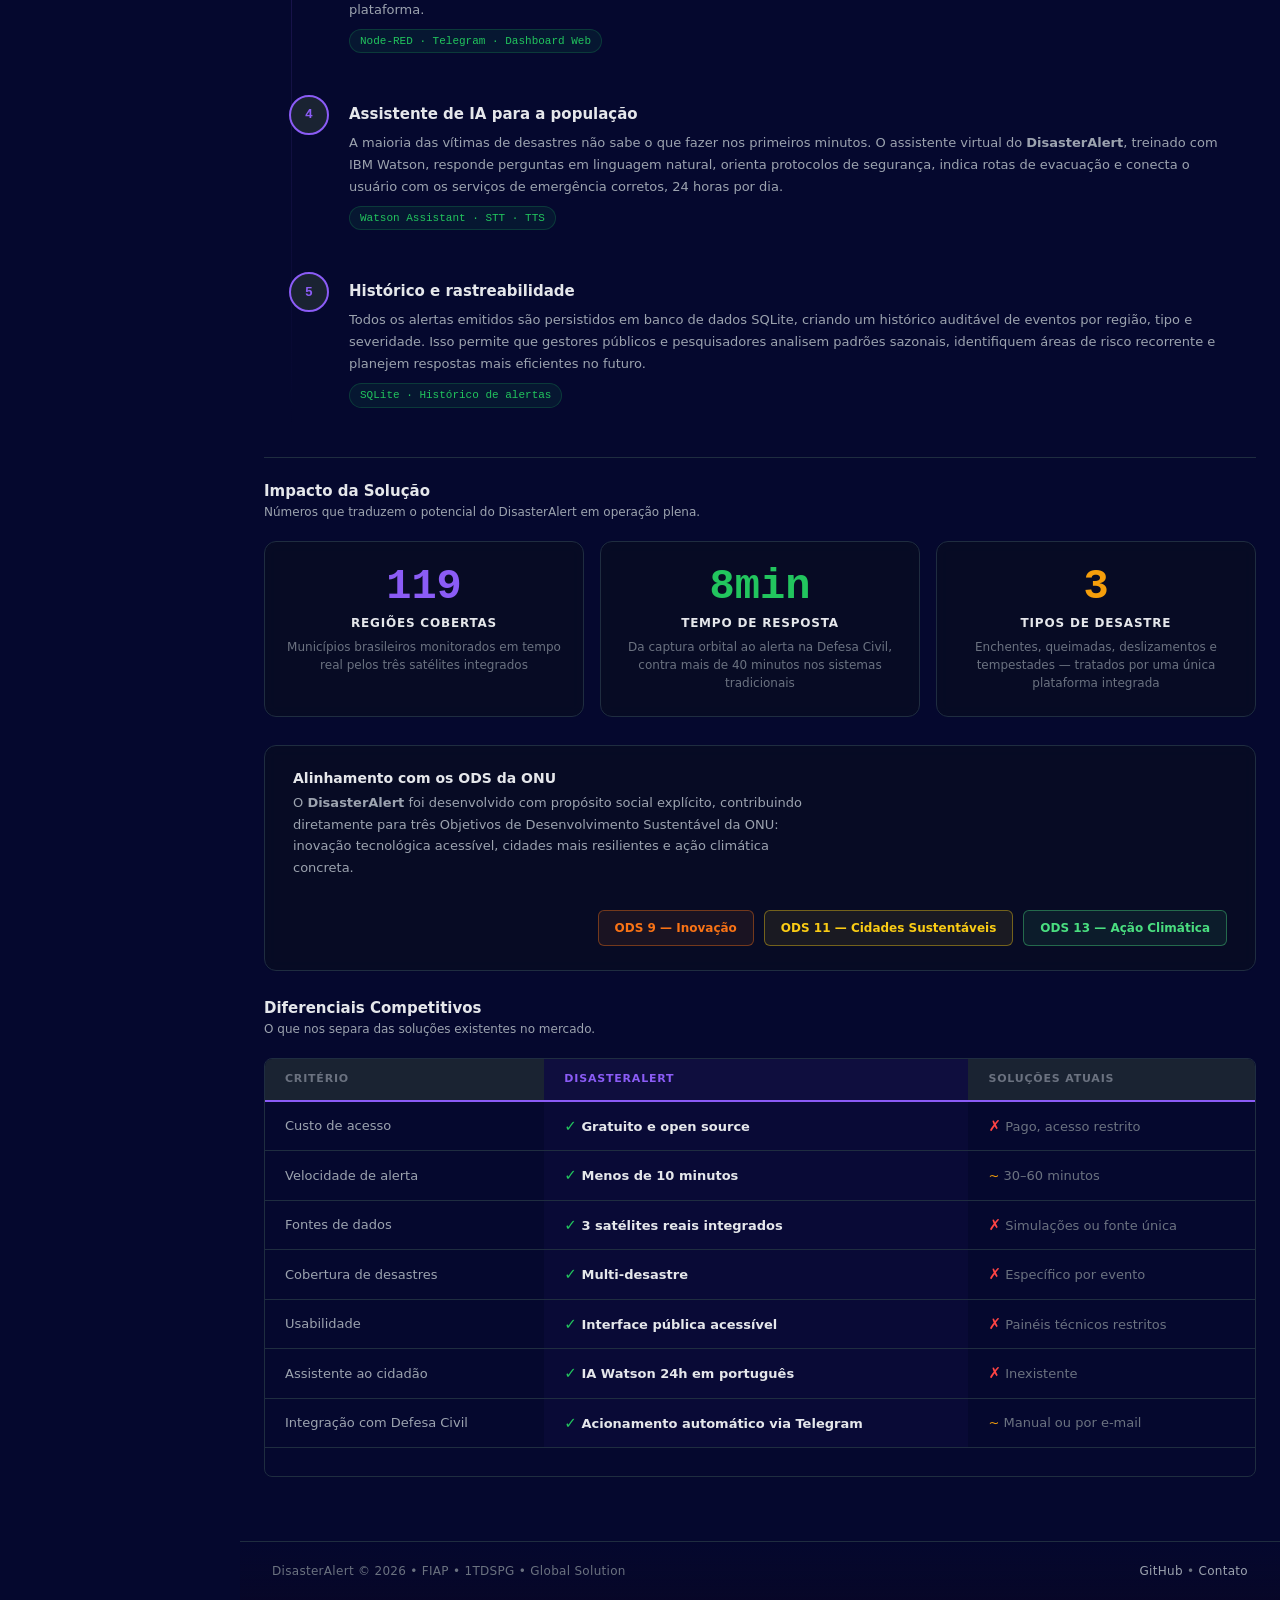
<file: disaster-alert/pages/solucao.html>
<!DOCTYPE html>
<html lang="pt-BR">

<head>
  <meta charset="UTF-8">
  <meta name="viewport" content="width=device-width, initial-scale=1.0">
  <title>DisasterAlert — A Solução</title>
  <link rel="stylesheet" href="../css/main.css">
  <link rel="shortcut icon" href="../assets/img/disasteralert-icon.svg" type="image/svg+xml">
  <script src="../js/modal.js" defer></script>
  <script src="../js/main.js" defer></script>
  <script src="../js/chat.js" defer></script>
  <script src="../js/solucao.js" defer></script>
</head>

<body>

  <aside class="sidebar" id="sidebar">
    <div class="sidebar__logo">
      <div class="sidebar__logo-icon">
        <img src="../assets/img/disasteralert-icon.svg" alt="DisasterAlert">
      </div>
      <div class="sidebar__logo-text">
        <span class="logo-name">Disaster<strong>Alert</strong></span>
      </div>
    </div>
    <nav class="sidebar__nav">
      <a href="../index.html" class="nav-item"><span class="nav-icon">⬡</span> Dashboard</a>
      <a href="sobre.html" class="nav-item"><span class="nav-icon">🛰</span> Sobre</a>
      <a href="solucao.html" class="nav-item active"><span class="nav-icon">◎</span> Solução</a>
      <a href="timeline.html" class="nav-item"><span class="nav-icon">▦</span> Histórico</a>
      <a href="alert.html" class="nav-item"><span class="nav-icon">◈</span> Alertas</a>
      <a href="simulacao.html" class="nav-item"><span class="nav-icon">▷</span> Simulacao</a>
      <a href="quiz.html" class="nav-item"><span class="nav-icon">?</span> Quiz</a>
    </nav>
    <nav class="sidebar__nav-bottom">
      <a href="faq.html" class="nav-item"><span class="nav-icon">☰</span> FAQ</a>
      <a href="contato.html" class="nav-item"><span class="nav-icon">✉</span> Contato</a>
      <a href="integrantes.html" class="nav-item"><span class="nav-icon">◉</span> Integrantes</a>
    </nav>
  </aside>

  <div class="sidebar-overlay" id="sidebarOverlay"></div>
  <button class="hamburger" id="hamburger" aria-label="Menu">
    <span></span><span></span><span></span>
  </button>

  <div class="main-wrapper">

    <div class="topbar__utility-bar">
      <div class="topbar__utility-right">
        <div class="topbar__status">
          <span class="dot-online"></span> 3 satélites online
        </div>
      </div>
    </div>

    <header class="topbar">
      <div class="topbar__title">
        <h1>A Solução</h1>
        <p>Como o DisasterAlert resolve o problema de monitoramento de desastres no Brasil</p>
      </div>
    </header>

    <main class="content">

      <!-- HERO DO PROBLEMA -->
      <div class="solucao-hero">
        <div class="solucao-hero__label">[ DIAGNÓSTICO DO PROBLEMA ]</div>
        <h2 class="solucao-hero__title">
          O Brasil perde <em>milhares de vidas</em> todo ano<br>por falta de um sistema unificado de alerta.
        </h2>
        <p class="solucao-hero__body">
          Enchentes em São Paulo, queimadas no Mato Grosso, deslizamentos em Petrópolis. Esses desastres têm em comum a ausência de uma infraestrutura acessível de detecção precoce e comunicação com a população. Os dados orbitais existem. O que faltava era um sistema capaz de transformá-los em alertas reais, em tempo real, gratuito e aberto a todos.
        </p>
        <div class="solucao-hero__stat">
          <div class="solucao-hero__stat-num">+600</div>
          <div class="solucao-hero__stat-label">mortes/ano evitáveis</div>
        </div>
      </div>

      <!-- PROBLEMA × SOLUÇÃO -->
      <div class="section-header">
        <h2>Problema × Solução</h2>
        <p>O que o Brasil enfrenta hoje e como o DisasterAlert responde a cada ponto.</p>
      </div>

      <div class="prob-sol-grid">

        <div class="prob-block">
          <div class="prob-sol__header">Sem DisasterAlert</div>
          <div class="prob-sol__item">
            <span class="prob-sol__dot"></span>
            Sistemas de alerta fragmentados por estado e município, sem integração nacional
          </div>
          <div class="prob-sol__item">
            <span class="prob-sol__dot"></span>
            Dados satelitais disponíveis, mas inacessíveis para a população e defesa civil local
          </div>
          <div class="prob-sol__item">
            <span class="prob-sol__dot"></span>
            Tempo de resposta médio superior a 40 minutos após o início do evento
          </div>
          <div class="prob-sol__item">
            <span class="prob-sol__dot"></span>
            Soluções existentes são pagas, técnicas e direcionadas apenas a especialistas
          </div>
          <div class="prob-sol__item">
            <span class="prob-sol__dot"></span>
            Cada tipo de desastre exige sistemas diferentes, sem visão unificada
          </div>
        </div>

        <div class="prob-sol-arrow">→</div>

        <div class="sol-block">
          <div class="prob-sol__header">Com DisasterAlert</div>
          <div class="prob-sol__item">
            <span class="prob-sol__dot"></span>
            Plataforma centralizada que integra 3 satélites cobrindo todo o território nacional
          </div>
          <div class="prob-sol__item">
            <span class="prob-sol__dot"></span>
            Dashboard web público e open source acessível por qualquer cidadão ou agente
          </div>
          <div class="prob-sol__item">
            <span class="prob-sol__dot"></span>
            Janela de resposta menor que 10 minutos, do satélite ao alerta na Defesa Civil
          </div>
          <div class="prob-sol__item">
            <span class="prob-sol__dot"></span>
            Gratuito, com interface acessível e assistente de IA para orientação da população
          </div>
          <div class="prob-sol__item">
            <span class="prob-sol__dot"></span>
            Detecção multi-desastre: enchentes, queimadas, deslizamentos e tempestades em um só lugar
          </div>
        </div>

      </div>

      <div class="divider"></div>

      <!-- COMO FUNCIONA — NARRATIVE -->
      <div class="section-header">
        <h2>Como o DisasterAlert resolve</h2>
        <p>Cada camada da solução foi desenhada para eliminar um gargalo real no processo de resposta a desastres.</p>
      </div>

      <div class="narrative-steps">

        <div class="narrative-step">
          <div class="narrative-step__num">1</div>
          <div class="narrative-step__content">
            <div class="narrative-step__title">Captura orbital em tempo real</div>
            <div class="narrative-step__desc">
              Três satélites com funções complementares. <strong>GOES-16</strong> para <strong>meteorologia</strong>, <strong>CBERS-4A</strong> para <strong>mapeamento de terreno</strong> e <strong>AQUA/MODIS</strong> para <strong>anomalias térmicas</strong> . Fornecem cobertura contínua de todo o Brasil. Nenhum evento escapa da combinação dos três sensores simultaneamente.
            </div>
            <span class="narrative-step__badge"> GOES-16 · CBERS-4A · AQUA/MODIS</span>
          </div>
        </div>

        <div class="narrative-step">
          <div class="narrative-step__num">2</div>
          <div class="narrative-step__content">
            <div class="narrative-step__title">IA que cruza padrões e valida o risco</div>
            <div class="narrative-step__desc">
              O núcleo de inteligência artificial do <strong>DisasterAlert</strong> não depende de um único satélite. Ele cruza os dados dos três fontes ao mesmo tempo para validar se um padrão suspeito é realmente um evento de risco. Eliminando falsos positivos e priorizando eventos críticos com severidade classificada.
            </div>
            <span class="narrative-step__badge"> IBM Watson · Análise multiespectral</span>
          </div>
        </div>

        <div class="narrative-step">
          <div class="narrative-step__num">3</div>
          <div class="narrative-step__content">
            <div class="narrative-step__title">Alerta que chega onde precisa</div>
            <div class="narrative-step__desc">
              Quando o risco é confirmado, o sistema aciona automaticamente a Defesa Civil via Telegram com nível de severidade, coordenadas e tipo de evento. Paralelamente, o dashboard web atualiza o mapa ao vivo e o feed de alertas para qualquer cidadão que acompanhe a plataforma.
            </div>
            <span class="narrative-step__badge"> Node-RED · Telegram · Dashboard Web</span>
          </div>
        </div>

        <div class="narrative-step">
          <div class="narrative-step__num">4</div>
          <div class="narrative-step__content">
            <div class="narrative-step__title">Assistente de IA para a população</div>
            <div class="narrative-step__desc">
              A maioria das vítimas de desastres não sabe o que fazer nos primeiros minutos. O assistente virtual do <strong>DisasterAlert</strong>, treinado com IBM Watson, responde perguntas em linguagem natural, orienta protocolos de segurança, indica rotas de evacuação e conecta o usuário com os serviços de emergência corretos, 24 horas por dia.
            </div>
            <span class="narrative-step__badge"> Watson Assistant · STT · TTS</span>
          </div>
        </div>

        <div class="narrative-step">
          <div class="narrative-step__num">5</div>
          <div class="narrative-step__content">
            <div class="narrative-step__title">Histórico e rastreabilidade</div>
            <div class="narrative-step__desc">
              Todos os alertas emitidos são persistidos em banco de dados SQLite, criando um histórico auditável de eventos por região, tipo e severidade. Isso permite que gestores públicos e pesquisadores analisem padrões sazonais, identifiquem áreas de risco recorrente e planejem respostas mais eficientes no futuro.
            </div>
            <span class="narrative-step__badge"> SQLite · Histórico de alertas</span>
          </div>
        </div>

      </div>

      <div class="divider"></div>

      <!-- IMPACTO -->
      <div class="section-header">
        <h2>Impacto da Solução</h2>
        <p>Números que traduzem o potencial do DisasterAlert em operação plena.</p>
      </div>

      <div class="impacto-grid">
        <div class="impacto-card impacto-card--purple">
          <div class="impacto-card__num" data-count="142" data-suffix="">0</div>
          <div class="impacto-card__label">Regiões Cobertas</div>
          <div class="impacto-card__desc">Municípios brasileiros monitorados em tempo real pelos três satélites integrados</div>
        </div>
        <div class="impacto-card impacto-card--green">
          <div class="impacto-card__num" data-count="10" data-suffix="min">&lt;10min</div>
          <div class="impacto-card__label">Tempo de Resposta</div>
          <div class="impacto-card__desc">Da captura orbital ao alerta na Defesa Civil, contra mais de 40 minutos nos sistemas tradicionais</div>
        </div>
        <div class="impacto-card impacto-card--orange">
          <div class="impacto-card__num" data-count="4" data-suffix="">0</div>
          <div class="impacto-card__label">Tipos de Desastre</div>
          <div class="impacto-card__desc">Enchentes, queimadas, deslizamentos e tempestades — tratados por uma única plataforma integrada</div>
        </div>
      </div>

      <!-- ODS -->
      <div class="ods-block">
        <div class="ods-block__text">
          <h3>Alinhamento com os ODS da ONU</h3>
          <p>O <strong>DisasterAlert</strong> foi desenvolvido com propósito social explícito, contribuindo diretamente para três Objetivos de Desenvolvimento Sustentável da ONU: inovação tecnológica acessível, cidades mais resilientes e ação climática concreta.</p>
        </div>
        <div class="ods-pills">
          <span class="ods-pill ods-pill--9">ODS 9 — Inovação</span>
          <span class="ods-pill ods-pill--11">ODS 11 — Cidades Sustentáveis</span>
          <span class="ods-pill ods-pill--13">ODS 13 — Ação Climática</span>
        </div>
      </div>

      <!-- DIFERENCIAIS -->
      <div class="section-header">
        <h2>Diferenciais Competitivos</h2>
        <p>O que nos separa das soluções existentes no mercado.</p>
      </div>

      <div class="table-wrapper">
        <table class="diferenciais-table">
          <thead>
            <tr>
              <th>Critério</th>
              <th>DisasterAlert</th>
              <th>Soluções Atuais</th>
            </tr>
          </thead>
          <tbody>
            <tr>
              <td>Custo de acesso</td>
              <td><span class="check-yes">✓</span> Gratuito e open source</td>
              <td><span class="check-no">✗</span> Pago, acesso restrito</td>
            </tr>
            <tr>
              <td>Velocidade de alerta</td>
              <td><span class="check-yes">✓</span> Menos de 10 minutos</td>
              <td><span class="check-partial">~ </span>30–60 minutos</td>
            </tr>
            <tr>
              <td>Fontes de dados</td>
              <td><span class="check-yes">✓</span> 3 satélites reais integrados</td>
              <td><span class="check-no">✗</span> Simulações ou fonte única</td>
            </tr>
            <tr>
              <td>Cobertura de desastres</td>
              <td><span class="check-yes">✓</span> Multi-desastre</td>
              <td><span class="check-no">✗</span> Específico por evento</td>
            </tr>
            <tr>
              <td>Usabilidade</td>
              <td><span class="check-yes">✓</span> Interface pública acessível</td>
              <td><span class="check-no">✗</span> Painéis técnicos restritos</td>
            </tr>
            <tr>
              <td>Assistente ao cidadão</td>
              <td><span class="check-yes">✓</span> IA Watson 24h em português</td>
              <td><span class="check-no">✗</span> Inexistente</td>
            </tr>
            <tr>
              <td>Integração com Defesa Civil</td>
              <td><span class="check-yes">✓</span> Acionamento automático via Telegram</td>
              <td><span class="check-partial">~ </span>Manual ou por e-mail</td>
            </tr>
          </tbody>
        </table>
      </div>

    </main>

    <footer class="site-footer">
      <p>DisasterAlert &copy; 2026 &bull; FIAP &bull; 1TDSPG &bull; Global Solution</p>
      <p>
        <a href="https://github.com/RafaelSantos56/Gs_Semestre1" target="_blank">GitHub</a>
        &bull;
        <a href="./contato.html">Contato</a>
      </p>
    </footer>
  </div>
</body>
</html>
</file>
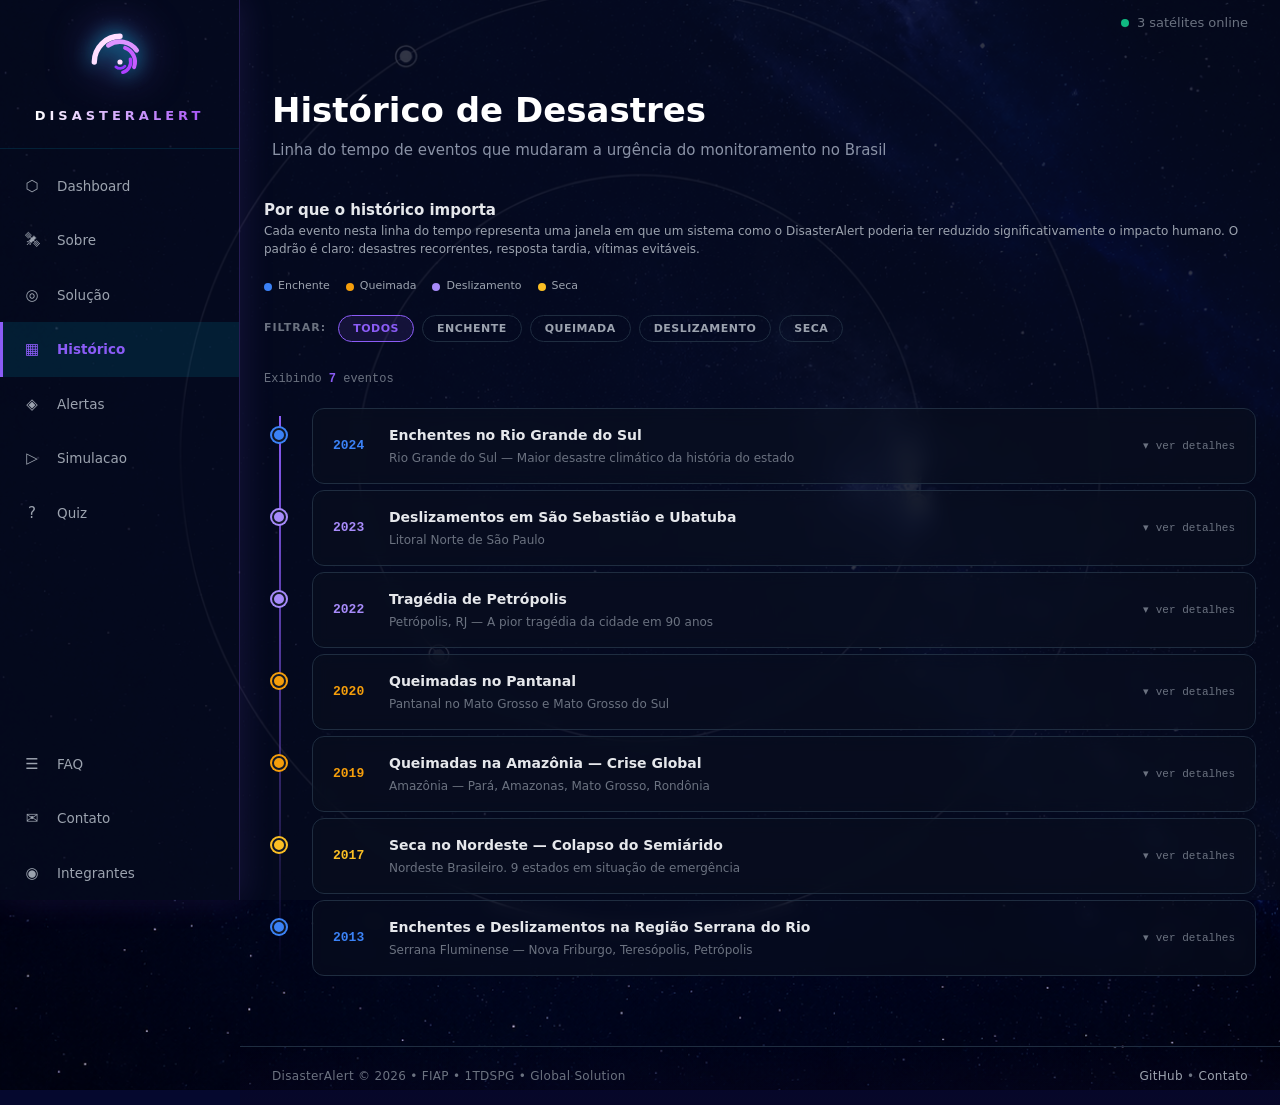
<file: disaster-alert/pages/timeline.html>
<!DOCTYPE html>
<html lang="pt-BR">

<head>
  <meta charset="UTF-8">
  <meta name="viewport" content="width=device-width, initial-scale=1.0">
  <title>DisasterAlert — Histórico de Desastres</title>
  <link rel="stylesheet" href="../css/main.css">
  <link rel="shortcut icon" href="../assets/img/disasteralert-icon.svg" type="image/svg+xml">
  <script src="../js/modal.js" defer></script>
  <script src="../js/main.js" defer></script>
  <script src="../js/chat.js" defer></script>
  <script src="../js/timeline.js" defer></script>
</head>

<body>

  <aside class="sidebar" id="sidebar">
    <div class="sidebar__logo">
      <div class="sidebar__logo-icon">
        <img src="../assets/img/disasteralert-icon.svg" alt="DisasterAlert">
      </div>
      <div class="sidebar__logo-text">
        <span class="logo-name">Disaster<strong>Alert</strong></span>
      </div>
    </div>
    <nav class="sidebar__nav">
      <a href="../index.html" class="nav-item"><span class="nav-icon">⬡</span> Dashboard</a>
      <a href="sobre.html" class="nav-item"><span class="nav-icon">🛰</span> Sobre</a>
      <a href="solucao.html" class="nav-item"><span class="nav-icon">◎</span> Solução</a>
      <a href="timeline.html" class="nav-item active"><span class="nav-icon">▦</span> Histórico</a>
      <a href="alert.html" class="nav-item"><span class="nav-icon">◈</span> Alertas</a>
      <a href="simulacao.html" class="nav-item"><span class="nav-icon">▷</span> Simulacao</a>
      <a href="quiz.html" class="nav-item"><span class="nav-icon">?</span> Quiz</a>
    </nav>
    <nav class="sidebar__nav-bottom">
      <a href="faq.html" class="nav-item"><span class="nav-icon">☰</span> FAQ</a>
      <a href="contato.html" class="nav-item"><span class="nav-icon">✉</span> Contato</a>
      <a href="integrantes.html" class="nav-item"><span class="nav-icon">◉</span> Integrantes</a>
    </nav>
  </aside>

  <div class="sidebar-overlay" id="sidebarOverlay"></div>
  <button class="hamburger" id="hamburger" aria-label="Menu">
    <span></span><span></span><span></span>
  </button>

  <div class="main-wrapper">

    <div class="topbar__utility-bar">
      <div class="topbar__utility-right">
        <div class="topbar__status">
          <span class="dot-online"></span> 3 satélites online
        </div>
      </div>
    </div>

    <header class="topbar">
      <div class="topbar__title">
        <h1>Histórico de Desastres</h1>
        <p>Linha do tempo de eventos que mudaram a urgência do monitoramento no Brasil</p>
      </div>
    </header>

    <main class="content">

      <!-- CONTEXTO -->
      <div class="section-header">
        <h2>Por que o histórico importa</h2>
        <p>Cada evento nesta linha do tempo representa uma janela em que um sistema como o DisasterAlert poderia ter reduzido significativamente o impacto humano. O padrão é claro: desastres recorrentes, resposta tardia, vítimas evitáveis.</p>
      </div>

      <!-- LEGENDA -->
      <div class="timeline-legend">
        <div class="legend-item">
          <span class="legend-dot legend-dot--enchente"></span> Enchente
        </div>
        <div class="legend-item">
          <span class="legend-dot legend-dot--queimada"></span></span> Queimada
        </div>
        <div class="legend-item">
          <span class="legend-dot legend-dot--deslizamento"></span> Deslizamento
        </div>
        <div class="legend-item">
          <span class="legend-dot legend-dot--seca"></span> Seca
        </div>
      </div>

      <!-- FILTROS -->
      <div class="timeline-filters">
        <span class="timeline-filter-label">Filtrar:</span>
        <button class="tl-filter-btn active" data-filter="todos">Todos</button>
        <button class="tl-filter-btn" data-filter="enchente"> Enchente</button>
        <button class="tl-filter-btn" data-filter="queimada"> Queimada</button>
        <button class="tl-filter-btn" data-filter="deslizamento"> Deslizamento</button>
        <button class="tl-filter-btn" data-filter="seca"> Seca</button>
      </div>

      <div class="timeline-count" id="timeline-count"></div>

      <!-- TIMELINE -->
      <div class="timeline-wrap">

        <!-- 2024 -->
        <div class="tl-item" data-type="enchente">
          <div class="tl-item__dot"></div>
          <div class="tl-card">
            <div class="tl-card__header">
              <span class="tl-card__year">2024</span>
              <div class="tl-card__main">
                <div class="tl-card__title">Enchentes no Rio Grande do Sul</div>
                <div class="tl-card__local"> Rio Grande do Sul — Maior desastre climático da história do estado</div>
              </div>
              <span class="tl-card__toggle">▾ ver detalhes</span>
            </div>
            <div class="tl-card__body">
              <div class="tl-body-grid">
                <div class="tl-stat">
                  <div class="tl-stat__label">Óbitos</div>
                  <div class="tl-stat__value">147</div>
                  <div class="tl-stat__unit">mortes confirmadas</div>
                </div>
                <div class="tl-stat">
                  <div class="tl-stat__label">Desabrigados</div>
                  <div class="tl-stat__value">400k+</div>
                  <div class="tl-stat__unit">pessoas deslocadas</div>
                </div>
                <div class="tl-stat">
                  <div class="tl-stat__label">Municípios</div>
                  <div class="tl-stat__value">400+</div>
                  <div class="tl-stat__unit">cidades atingidas</div>
                </div>
              </div>
              <p class="tl-desc">Chuvas sem precedentes transformaram rios gaúchos em agentes de destruição em massa. Cidades inteiras ficaram submersas por dias. A ausência de um sistema de alerta precoce integrado fez com que muitos moradores fossem pegos de surpresa mesmo com previsões meteorológicas disponíveis.</p>
              <div class="tl-resposta">
                <div class="tl-resposta__label">[ RESPOSTA DISASTERALERT ]</div>
                <div class="tl-resposta__text">O <strong>GOES-16</strong> detectaria a formação do sistema de chuvas com até 6h de antecedência. Alertas seriam emitidos automaticamente para prefeituras via Telegram, e a população acessaria rotas de evacuação pelo assistente de IA. Potencialmente salvando dezenas de vidas.</div>
              </div>
            </div>
          </div>
        </div>

        <!-- 2023 -->
        <div class="tl-item" data-type="deslizamento">
          <div class="tl-item__dot"></div>
          <div class="tl-card">
            <div class="tl-card__header">
              <span class="tl-card__year">2023</span>
              <div class="tl-card__main">
                <div class="tl-card__title">Deslizamentos em São Sebastião e Ubatuba</div>
                <div class="tl-card__local"> Litoral Norte de São Paulo</div>
              </div>
              <span class="tl-card__toggle">▾ ver detalhes</span>
            </div>
            <div class="tl-card__body">
              <div class="tl-body-grid">
                <div class="tl-stat">
                  <div class="tl-stat__label">Óbitos</div>
                  <div class="tl-stat__value">65</div>
                  <div class="tl-stat__unit">mortes confirmadas</div>
                </div>
                <div class="tl-stat">
                  <div class="tl-stat__label">Chuva acumulada</div>
                  <div class="tl-stat__value">682mm</div>
                  <div class="tl-stat__unit">em 24 horas</div>
                </div>
                <div class="tl-stat">
                  <div class="tl-stat__label">Famílias</div>
                  <div class="tl-stat__value">2.000+</div>
                  <div class="tl-stat__unit">desabrigadas</div>
                </div>
              </div>
              <p class="tl-desc">Em fevereiro de 2023, o litoral norte paulista registrou o maior volume de chuvas já documentado no estado em 24 horas. As encostas saturadas desabaram sobre bairros residenciais enquanto moradores dormiam. O evento expôs a inexistência de um sistema local de monitoramento de encostas integrado ao alerta meteorológico.</p>
              <div class="tl-resposta">
                <div class="tl-resposta__label">[ RESPOSTA DISASTERALERT ]</div>
                <div class="tl-resposta__text">O <strong>CBERS-4A</strong> monitora deformação de encostas e saturação do solo. Cruzado com os dados de precipitação do <strong>GOES-16</strong>, o sistema emitiria alerta de alto risco para deslizamento horas antes. Acionando evacuação preventiva nas áreas mais vulneráveis.</div>
              </div>
            </div>
          </div>
        </div>

        <!-- 2022 -->
        <div class="tl-item" data-type="deslizamento">
          <div class="tl-item__dot"></div>
          <div class="tl-card">
            <div class="tl-card__header">
              <span class="tl-card__year">2022</span>
              <div class="tl-card__main">
                <div class="tl-card__title">Tragédia de Petrópolis</div>
                <div class="tl-card__local"> Petrópolis, RJ — A pior tragédia da cidade em 90 anos</div>
              </div>
              <span class="tl-card__toggle">▾ ver detalhes</span>
            </div>
            <div class="tl-card__body">
              <div class="tl-body-grid">
                <div class="tl-stat">
                  <div class="tl-stat__label">Óbitos</div>
                  <div class="tl-stat__value">233</div>
                  <div class="tl-stat__unit">mortes confirmadas</div>
                </div>
                <div class="tl-stat">
                  <div class="tl-stat__label">Precipitação</div>
                  <div class="tl-stat__value">258mm</div>
                  <div class="tl-stat__unit">em 3 horas</div>
                </div>
                <div class="tl-stat">
                  <div class="tl-stat__label">Desaparecidos</div>
                  <div class="tl-stat__value">35+</div>
                  <div class="tl-stat__unit">ao final das buscas</div>
                </div>
              </div>
              <p class="tl-desc">Em 15 de fevereiro de 2022, uma chuva de intensidade histórica transformou Petrópolis em cenário de guerra. Deslizamentos simultâneos soterram ruas inteiras. O evento foi classificado como catastrófico pela Defesa Civil. Estudos posteriores indicam que a evacuação teria sido possível com até 2 horas de antecedência.</p>
              <div class="tl-resposta">
                <div class="tl-resposta__label">[ RESPOSTA DISASTERALERT ]</div>
                <div class="tl-resposta__text">Combinando dados de saturação do solo do <strong>CBERS-4A</strong> com a previsão de precipitação extrema do <strong>GOES-16</strong>, o DisasterAlert emitiria alerta de nível <strong>CATASTRÓFICO</strong> para as encostas de Petrópolis. Abrindo a janela de evacuação necessária para salvar vidas.</div>
              </div>
            </div>
          </div>
        </div>

        <!-- 2020 -->
        <div class="tl-item" data-type="queimada">
          <div class="tl-item__dot"></div>
          <div class="tl-card">
            <div class="tl-card__header">
              <span class="tl-card__year">2020</span>
              <div class="tl-card__main">
                <div class="tl-card__title">Queimadas no Pantanal</div>
                <div class="tl-card__local"> Pantanal no Mato Grosso e Mato Grosso do Sul</div>
              </div>
              <span class="tl-card__toggle">▾ ver detalhes</span>
            </div>
            <div class="tl-card__body">
              <div class="tl-body-grid">
                <div class="tl-stat">
                  <div class="tl-stat__label">Área destruída</div>
                  <div class="tl-stat__value">4,4M</div>
                  <div class="tl-stat__unit">hectares queimados</div>
                </div>
                <div class="tl-stat">
                  <div class="tl-stat__label">Do bioma</div>
                  <div class="tl-stat__value">28%</div>
                  <div class="tl-stat__unit">do Pantanal afetado</div>
                </div>
                <div class="tl-stat">
                  <div class="tl-stat__label">Focos ativos</div>
                  <div class="tl-stat__value">22k+</div>
                  <div class="tl-stat__unit">detectados no ano</div>
                </div>
              </div>
              <p class="tl-desc">O Pantanal enfrentou em 2020 a maior devastação por queimadas de sua história recente. Combinação de seca severa, altas temperaturas e ação humana resultou em um incêndio de proporções inéditas. A falta de um sistema de monitoramento contínuo permitiu que pequenos focos se transformassem em incêndios incontroláveis.</p>
              <div class="tl-resposta">
                <div class="tl-resposta__label">[ RESPOSTA DISASTERALERT ]</div>
                <div class="tl-resposta__text">O <strong>AQUA/MODIS</strong> detecta anomalias térmicas acima de 300K, identificando focos de calor antes que se expandam. O DisasterAlert emitiria alertas precoces para brigadistas e autoridades, permitindo combate nos estágios iniciais e reduzindo drasticamente a área queimada.</div>
              </div>
            </div>
          </div>
        </div>

        <!-- 2019 -->
        <div class="tl-item" data-type="queimada">
          <div class="tl-item__dot"></div>
          <div class="tl-card">
            <div class="tl-card__header">
              <span class="tl-card__year">2019</span>
              <div class="tl-card__main">
                <div class="tl-card__title">Queimadas na Amazônia — Crise Global</div>
                <div class="tl-card__local"> Amazônia — Pará, Amazonas, Mato Grosso, Rondônia</div>
              </div>
              <span class="tl-card__toggle">▾ ver detalhes</span>
            </div>
            <div class="tl-card__body">
              <div class="tl-body-grid">
                <div class="tl-stat">
                  <div class="tl-stat__label">Focos de fogo</div>
                  <div class="tl-stat__value">89k+</div>
                  <div class="tl-stat__unit">registrados no ano</div>
                </div>
                <div class="tl-stat">
                  <div class="tl-stat__label">Aumento</div>
                  <div class="tl-stat__value">+84%</div>
                  <div class="tl-stat__unit">em relação a 2018</div>
                </div>
                <div class="tl-stat">
                  <div class="tl-stat__label">Área</div>
                  <div class="tl-stat__value">906k</div>
                  <div class="tl-stat__unit">hectares queimados</div>
                </div>
              </div>
              <p class="tl-desc">As queimadas de 2019 na Amazônia ganharam repercussão mundial após imagens de fumaça escurecerem o céu de São Paulo a milhares de quilômetros. O evento expôs a ineficiência dos sistemas de monitoramento existentes em converter dados orbitais em ações preventivas no campo.</p>
              <div class="tl-resposta">
                <div class="tl-resposta__label">[ RESPOSTA DISASTERALERT ]</div>
                <div class="tl-resposta__text">Com monitoramento contínuo do <strong>AQUA/MODIS</strong> e cruzamento com dados de vento do <strong>GOES-16</strong>, o DisasterAlert identificaria a direção de propagação dos focos e emitiria alertas georeferenciados. Permitindo intervenção nos primeiros estágios e não após a catástrofe consolidada.</div>
              </div>
            </div>
          </div>
        </div>

        <!-- 2017 -->
        <div class="tl-item" data-type="seca">
          <div class="tl-item__dot"></div>
          <div class="tl-card">
            <div class="tl-card__header">
              <span class="tl-card__year">2017</span>
              <div class="tl-card__main">
                <div class="tl-card__title">Seca no Nordeste — Colapso do Semiárido</div>
                <div class="tl-card__local"> Nordeste Brasileiro. 9 estados em situação de emergência</div>
              </div>
              <span class="tl-card__toggle">▾ ver detalhes</span>
            </div>
            <div class="tl-card__body">
              <div class="tl-body-grid">
                <div class="tl-stat">
                  <div class="tl-stat__label">Municípios</div>
                  <div class="tl-stat__value">1.200+</div>
                  <div class="tl-stat__unit">em emergência hídrica</div>
                </div>
                <div class="tl-stat">
                  <div class="tl-stat__label">Reservatórios</div>
                  <div class="tl-stat__value">&lt;10%</div>
                  <div class="tl-stat__unit">de capacidade média</div>
                </div>
                <div class="tl-stat">
                  <div class="tl-stat__label">Afetados</div>
                  <div class="tl-stat__value">10M+</div>
                  <div class="tl-stat__unit">pessoas impactadas</div>
                </div>
              </div>
              <p class="tl-desc">O Nordeste acumulou anos consecutivos de déficit hídrico severo, culminando em 2017 com o esvaziamento quase total dos principais reservatórios. A seca afetou mais de 10 milhões de pessoas, com impactos diretos na agricultura, abastecimento e saúde pública das populações rurais.</p>
              <div class="tl-resposta">
                <div class="tl-resposta__label">[ RESPOSTA DISASTERALERT ]</div>
                <div class="tl-resposta__text">O <strong>CBERS-4A</strong> monitora variação da cobertura vegetal e espelhos d'água. O DisasterAlert acompanharia o nível de reservatórios em tempo real, emitindo alertas antecipados de colapso hídrico para gestores municipais, permitindo racionamento planejado em vez de colapso abrupto.</div>
              </div>
            </div>
          </div>
        </div>

        <!-- 2013 -->
        <div class="tl-item" data-type="enchente">
          <div class="tl-item__dot"></div>
          <div class="tl-card">
            <div class="tl-card__header">
              <span class="tl-card__year">2013</span>
              <div class="tl-card__main">
                <div class="tl-card__title">Enchentes e Deslizamentos na Região Serrana do Rio</div>
                <div class="tl-card__local"> Serrana Fluminense — Nova Friburgo, Teresópolis, Petrópolis</div>
              </div>
              <span class="tl-card__toggle">▾ ver detalhes</span>
            </div>
            <div class="tl-card__body">
              <div class="tl-body-grid">
                <div class="tl-stat">
                  <div class="tl-stat__label">Óbitos</div>
                  <div class="tl-stat__value">918</div>
                  <div class="tl-stat__unit">mortes (série histórica)</div>
                </div>
                <div class="tl-stat">
                  <div class="tl-stat__label">Desabrigados</div>
                  <div class="tl-stat__value">35k+</div>
                  <div class="tl-stat__unit">pessoas deslocadas</div>
                </div>
                <div class="tl-stat">
                  <div class="tl-stat__label">Prejuízo</div>
                  <div class="tl-stat__value">R$4,8bi</div>
                  <div class="tl-stat__unit">estimativa de danos</div>
                </div>
              </div>
              <p class="tl-desc">A série de desastres que assolou a Região Serrana do Rio de Janeiro entre 2011 e 2013 ficou marcada como o maior desastre natural da história do Brasil em termos de vítimas. As cidades atingidas não possuíam sistemas de alerta precoce locais, e a população não foi avisada com tempo suficiente para evacuação.</p>
              <div class="tl-resposta">
                <div class="tl-resposta__label">[ RESPOSTA DISASTERALERT ]</div>
                <div class="tl-resposta__text">Com 3 satélites integrados, o DisasterAlert detectaria a convergência de precipitação extrema e solo saturado horas antes. O <strong>Modo Caos</strong> seria ativado automaticamente para toda a região, acionando sirenes e comunicação direta com a Defesa Civil. A principal falha identificada nos relatórios pós-desastre.</div>
              </div>
            </div>
          </div>
        </div>

      </div>

    </main>

    <footer class="site-footer">
      <p>DisasterAlert &copy; 2026 &bull; FIAP &bull; 1TDSPG &bull; Global Solution</p>
      <p>
        <a href="https://github.com/RafaelSantos56/Gs_Semestre1" target="_blank">GitHub</a>
        &bull;
        <a href="./contato.html">Contato</a>
      </p>
    </footer>
  </div>

</body>
</html>
</file>
<file: disaster-alert/css/main.css>
@import url("variaveis.css");
@import url("reset.css");
@import url("layout.css");

@import url("componentes/cards.css");
@import url("componentes/badges.css");
@import url("componentes/map.css");
@import url("componentes/table.css");
@import url("componentes/form.css");
@import url("componentes/faq.css");
@import url("componentes/team.css");
@import url("componentes/pipeline.css");
@import url("componentes/quiz.css");
@import url("componentes/simulacao.css");
@import url("componentes/chat.css");
@import url("componentes/animacoes.css");
@import url("componentes/satelites.css");
@import url("componentes/modal-simulacao.css");
@import url("componentes/intro.css");
@import url("componentes/solucao.css");
@import url("componentes/timeline.css");


@import url("modal.css");
@import url("responsive.css");
</file>
